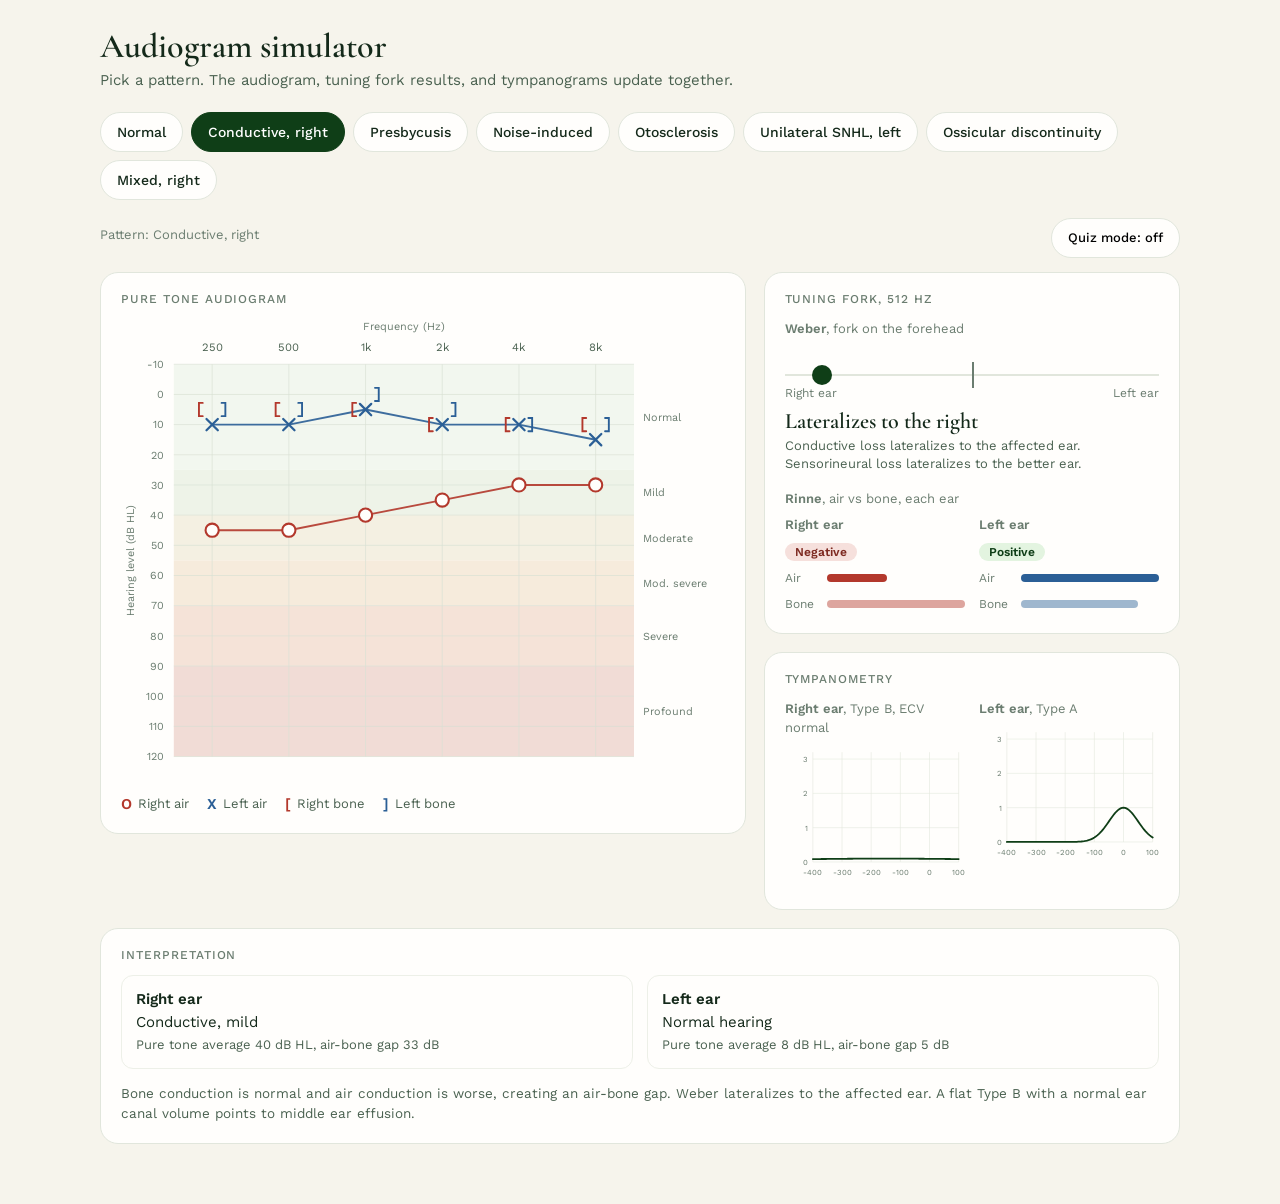
<file: docs/audiogram-sim-preview.html>
<!doctype html>
<html lang="en"><head><meta charset="utf-8"><meta name="viewport" content="width=device-width,initial-scale=1">
<title>Audiogram simulator preview</title>
<link rel="stylesheet" href="https://fonts.googleapis.com/css2?family=Cormorant+Garamond:wght@500;600&family=Work+Sans:wght@400;500;600&display=swap">
<style>
:root{--ground:#f6f4ec;--surface:#fffefc;--ink:#14291a;--soft:#4a6150;--faint:#6b7d70;--line:#e1e6dc;--line2:#edf0e8;--primary:#0f3e17;--tint:#e3f4e0;--R:#b3382c;--L:#2b5f96;--radius:18px}
*{box-sizing:border-box}
body{margin:0;background:var(--ground);color:var(--ink);font:15px/1.5 "Work Sans",system-ui,sans-serif}
.wrap{max-width:1120px;margin:0 auto;padding:28px 20px 60px}
h1{font:600 34px/1.1 "Cormorant Garamond",serif;margin:0 0 4px}
.sub{color:var(--soft);margin:0 0 20px}
.pills{display:flex;flex-wrap:wrap;gap:8px;margin:0 0 18px}
.pill{border:1px solid var(--line);background:var(--surface);color:var(--ink);border-radius:999px;padding:9px 16px;font:500 14px "Work Sans",sans-serif;cursor:pointer;min-height:40px}
.pill:hover{border-color:var(--primary)}
.pill[aria-pressed=true]{background:var(--primary);border-color:var(--primary);color:#fff}
.grid{display:grid;grid-template-columns:minmax(0,1.55fr) minmax(0,1fr);gap:18px;align-items:start}
@media(max-width:900px){.grid{grid-template-columns:minmax(0,1fr)}}
.card{background:var(--surface);border:1px solid var(--line);border-radius:var(--radius);padding:20px}
.card h2{font:500 12px/1 "Work Sans",sans-serif;letter-spacing:.08em;text-transform:uppercase;color:var(--faint);margin:0 0 14px}
.legend{display:flex;gap:18px;flex-wrap:wrap;font-size:13px;color:var(--soft);margin:12px 0 0}
.legend span{display:inline-flex;align-items:center;gap:6px}
.sym{font:600 15px "Work Sans",sans-serif}
.stack{display:grid;gap:18px}
.two{display:grid;grid-template-columns:1fr 1fr;gap:14px}
.ear{font-size:13px;color:var(--faint);margin:0 0 6px}
.ear b{font-weight:600}
.weber{position:relative;height:56px;margin:10px 0 4px}
.weber .rail{position:absolute;left:0;right:0;top:26px;height:2px;background:var(--line)}
.weber .mid{position:absolute;left:50%;top:14px;width:2px;height:26px;background:var(--faint)}
.weber .dot{position:absolute;top:17px;width:20px;height:20px;border-radius:50%;background:var(--primary);transform:translateX(-50%);transition:left .45s cubic-bezier(.23,1,.32,1)}
.weber .lab{position:absolute;top:36px;font-size:12px;color:var(--faint)}
.res{font:600 22px/1.2 "Cormorant Garamond",serif}
.res small{display:block;font:400 13px/1.4 "Work Sans",sans-serif;color:var(--soft);margin-top:2px}
.rinne{display:grid;gap:8px;margin-top:6px}
.bar{display:grid;grid-template-columns:34px 1fr;align-items:center;gap:8px;font-size:12px;color:var(--faint)}
.bar i{display:block;height:8px;border-radius:4px;transition:width .45s cubic-bezier(.23,1,.32,1)}
.badge{display:inline-block;border-radius:999px;padding:2px 10px;font:600 12px "Work Sans",sans-serif;background:var(--tint);color:var(--primary)}
.badge.neg{background:#f6e0dc;color:#7e2a21}
.interp{display:grid;grid-template-columns:1fr 1fr;gap:14px}
@media(max-width:600px){.interp,.two{grid-template-columns:1fr}}
.interp .e{border:1px solid var(--line2);border-radius:12px;padding:12px 14px}
.interp .e b{font-weight:600}
.note{font-size:13.5px;color:var(--soft);margin:14px 0 0}
.tools{display:flex;gap:10px;align-items:center;justify-content:space-between;margin:0 0 14px;flex-wrap:wrap}
.btn{border:1px solid var(--line);background:var(--surface);border-radius:999px;padding:8px 16px;font:500 13px "Work Sans",sans-serif;cursor:pointer;min-height:40px}
.btn:hover{border-color:var(--primary)}
.hidden-block{filter:blur(7px);user-select:none;pointer-events:none}
.sr{position:absolute;width:1px;height:1px;overflow:hidden;clip:rect(0 0 0 0)}
svg text{font-family:"Work Sans",sans-serif}
</style></head>
<body><div class="wrap">
<h1>Audiogram simulator</h1>
<p class="sub">Pick a pattern. The audiogram, tuning fork results, and tympanograms update together.</p>
<div class="pills" id="pills" role="group" aria-label="Hearing loss pattern"></div>
<div class="tools"><span class="ear" id="caseTitle"></span>
<button class="btn" id="quiz" aria-pressed="false">Quiz mode: off</button></div>
<div class="grid">
 <div class="card"><h2>Pure tone audiogram</h2>
  <div id="chart"></div>
  <div class="legend"><span><span class="sym" style="color:var(--R)">O</span> Right air</span><span><span class="sym" style="color:var(--L)">X</span> Left air</span><span><span class="sym" style="color:var(--R)">[</span> Right bone</span><span><span class="sym" style="color:var(--L)">]</span> Left bone</span></div>
  <table class="sr" id="sr"></table>
 </div>
 <div class="stack">
  <div class="card"><h2>Tuning fork, 512 Hz</h2>
   <p class="ear"><b>Weber</b>, fork on the forehead</p>
   <div class="weber" id="weber"><div class="rail"></div><div class="mid"></div><div class="dot" id="wdot"></div><span class="lab" style="left:0">Right ear</span><span class="lab" style="right:0">Left ear</span></div>
   <div class="res" id="wres"></div>
   <p class="ear" style="margin-top:16px"><b>Rinne</b>, air vs bone, each ear</p>
   <div class="two" id="rinne"></div>
  </div>
  <div class="card"><h2>Tympanometry</h2><div class="two" id="tymp"></div></div>
 </div>
</div>
<div class="card" style="margin-top:18px"><h2>Interpretation</h2><div id="interp" class="interp"></div><p class="note" id="teach"></p></div>
</div>
<script>
var F=[250,500,1000,2000,4000,8000];
var CASES=[
{id:"normal",n:"Normal",R:{ac:[10,10,5,10,10,15],bc:[5,5,0,5,10,10],t:"A"},L:{ac:[10,5,10,5,10,15],bc:[5,0,5,5,5,10],t:"A"},teach:"All thresholds sit at or below 25 dB HL and air and bone lines overlap. Weber is midline and Rinne is positive in both ears."},
{id:"ome",n:"Conductive, right",R:{ac:[45,45,40,35,30,30],bc:[5,5,5,10,10,10],t:"B",ecv:"normal"},L:{ac:[10,10,5,10,10,15],bc:[5,5,0,5,10,10],t:"A"},teach:"Bone conduction is normal and air conduction is worse, creating an air-bone gap. Weber lateralizes to the affected ear. A flat Type B with a normal ear canal volume points to middle ear effusion."},
{id:"presby",n:"Presbycusis",R:{ac:[15,20,30,45,60,70],bc:[10,15,25,40,55,65],t:"A"},L:{ac:[15,20,25,45,65,75],bc:[10,15,20,40,60,70],t:"A"},teach:"Symmetric, high-frequency sensorineural loss with air and bone together and no gap. Weber is midline. This is the typical age-related sloping pattern."},
{id:"noise",n:"Noise-induced",R:{ac:[10,10,15,25,50,25],bc:[5,5,10,25,45,20],t:"A"},L:{ac:[10,10,10,20,45,25],bc:[5,5,10,20,40,20],t:"A"},teach:"A notch at 3000 to 6000 Hz with recovery at 8000 Hz. Air and bone track together, so it is sensorineural. Both ears are usually affected."},
{id:"oto",n:"Otosclerosis",R:{ac:[55,50,45,40,40,45],bc:[10,15,20,35,15,10],t:"As"},L:{ac:[25,25,20,25,25,30],bc:[10,10,10,25,10,10],t:"As"},teach:"A low-frequency conductive loss with a stiff, shallow tympanogram (As). The bone curve dips near 2000 Hz, the Carhart notch, which improves after stapes surgery. Weber lateralizes to the worse-hearing ear."},
{id:"snhl",n:"Unilateral SNHL, left",R:{ac:[10,10,5,10,10,15],bc:[5,5,0,5,10,10],t:"A"},L:{ac:[30,40,55,65,75,80],bc:[25,35,50,60,70,75],t:"A"},teach:"Sensorineural loss in one ear with no air-bone gap. Weber lateralizes to the better ear. Asymmetric sensorineural loss needs MRI to exclude a retrocochlear lesion such as a vestibular schwannoma."},
{id:"disc",n:"Ossicular discontinuity",R:{ac:[60,60,55,55,60,60],bc:[5,5,5,10,10,10],t:"Ad"},L:{ac:[10,10,5,10,10,15],bc:[5,5,0,5,10,10],t:"A"},teach:"A large air-bone gap, up to about 60 dB, with an intact eardrum and a deep, hypermobile tympanogram (Ad). Think ossicular discontinuity, often after trauma."},
{id:"mixed",n:"Mixed, right",R:{ac:[65,65,70,75,80,85],bc:[20,25,30,40,45,50],t:"B",ecv:"high"},L:{ac:[10,10,5,10,10,15],bc:[5,5,0,5,10,10],t:"A"},teach:"Both a sensorineural component, with bone thresholds raised, and a conductive component, with a gap. A flat Type B with a high ear canal volume suggests a perforation or patent tube."}
];
var cur=null,quiz=false,NS="http://www.w3.org/2000/svg";
function avg(a,i){var s=0;i.forEach(function(k){s+=a[k]});return s/i.length}
function analyse(e){var pta=avg(e.ac,[1,2,3]),bta=avg(e.bc,[1,2,3]),gap=pta-bta,sev=pta<=25?"Normal":pta<=40?"Mild":pta<=55?"Moderate":pta<=70?"Moderately severe":pta<=90?"Severe":"Profound";
 var type=pta<=25?"Normal hearing":gap>=15?(bta<=25?"Conductive":"Mixed"):"Sensorineural";return{pta:Math.round(pta),gap:Math.round(gap),sev:sev,type:type,g500:e.ac[1]-e.bc[1]}}
function weber(c){var p=function(e){return -avg(e.bc,[1,2,3])+(avg(e.ac,[1,2,3])-avg(e.bc,[1,2,3]))};var d=p(c.R)-p(c.L);return d>5?"R":d<-5?"L":"mid"}
function el(t,a,p){var e=document.createElementNS(NS,t);for(var k in a)e.setAttribute(k,a[k]);if(p)p.appendChild(e);return e}
function chart(c){
 var W=640,H=484,m={l:56,r:96,t:48,b:20},iw=W-m.l-m.r,ih=H-m.t-m.b,y=function(v){return m.t+(v+10)/130*ih},x=function(i){return m.l+iw*(i+.5)/F.length};
 var s=el("svg",{viewBox:"0 0 "+W+" "+H,width:"100%",role:"img","aria-label":"Audiogram for "+c.n});
 var bands=[[-10,25,"#f2f7ef","Normal"],[25,40,"#eef3e8","Mild"],[40,55,"#f4f0e2","Moderate"],[55,70,"#f6ebdc","Mod. severe"],[70,90,"#f5e3d8","Severe"],[90,120,"#f1dcd6","Profound"]];
 bands.forEach(function(b){el("rect",{x:m.l,y:y(b[0]),width:iw,height:y(b[1])-y(b[0]),fill:b[2]},s);var t=el("text",{x:W-m.r+10,y:(y(b[0])+y(b[1]))/2+4,"font-size":11.5,fill:"#6b7d70"},s);t.textContent=b[3]});
 for(var v=-10;v<=120;v+=10){el("line",{x1:m.l,x2:W-m.r,y1:y(v),y2:y(v),stroke:v===25?"#8aa08e":"#d9e0d4","stroke-width":v===25?1.2:.7},s);var t=el("text",{x:m.l-10,y:y(v)+4,"text-anchor":"end","font-size":11.5,fill:"#6b7d70"},s);t.textContent=v}
 F.forEach(function(f,i){el("line",{x1:x(i),x2:x(i),y1:m.t,y2:H-m.b,stroke:"#d9e0d4","stroke-width":.7},s);var t=el("text",{x:x(i),y:m.t-14,"text-anchor":"middle","font-size":12,fill:"#4a6150"},s);t.textContent=f>=1000?(f/1000)+"k":f});
 var yl=el("text",{transform:"translate(14,"+(m.t+ih/2)+") rotate(-90)","text-anchor":"middle","font-size":11.5,fill:"#6b7d70"},s);yl.textContent="Hearing level (dB HL)";
 var xl=el("text",{x:m.l+iw/2,y:12,"text-anchor":"middle","font-size":11.5,fill:"#6b7d70"},s);xl.textContent="Frequency (Hz)";
 function line(e,col,dash){var d=e.ac.map(function(v,i){return(i?"L":"M")+x(i)+" "+y(v)}).join(" ");el("path",{d:d,fill:"none",stroke:col,"stroke-width":2,"stroke-linejoin":"round","stroke-dasharray":dash||"0",opacity:.9},s)}
 line(c.R,"#b3382c");line(c.L,"#2b5f96");
 c.R.ac.forEach(function(v,i){el("circle",{cx:x(i)-0,cy:y(v),r:7,fill:"#fffefc",stroke:"#b3382c","stroke-width":2.2},s)});
 c.L.ac.forEach(function(v,i){var X=x(i),Y=y(v);el("path",{d:"M"+(X-6)+" "+(Y-6)+"L"+(X+6)+" "+(Y+6)+"M"+(X+6)+" "+(Y-6)+"L"+(X-6)+" "+(Y+6),stroke:"#2b5f96","stroke-width":2.4,"stroke-linecap":"round"},s)});
 c.R.bc.forEach(function(v,i){var X=x(i)-14,Y=y(v);el("path",{d:"M"+(X+4)+" "+(Y-7)+"L"+X+" "+(Y-7)+"L"+X+" "+(Y+7)+"L"+(X+4)+" "+(Y+7),fill:"none",stroke:"#b3382c","stroke-width":2,"stroke-linecap":"round"},s)});
 c.L.bc.forEach(function(v,i){var X=x(i)+14,Y=y(v);el("path",{d:"M"+(X-4)+" "+(Y-7)+"L"+X+" "+(Y-7)+"L"+X+" "+(Y+7)+"L"+(X-4)+" "+(Y+7),fill:"none",stroke:"#2b5f96","stroke-width":2,"stroke-linecap":"round"},s)});
 return s}
function tymp(t,ecv){
 var W=220,H=170,m={l:34,r:8,t:10,b:26},iw=W-m.l-m.r,ih=H-m.t-m.b;
 var p={A:[0,1.0,70],As:[0,.3,70],Ad:[0,2.9,75],C:[-250,.9,70],B:[0,.08,400]}[t];
 var s=el("svg",{viewBox:"0 0 "+W+" "+H,width:"100%",role:"img","aria-label":"Type "+t+" tympanogram"});
 var X=function(d){return m.l+(d+400)/500*iw},Y=function(v){return m.t+ih-(v/3.2)*ih};
 [-400,-300,-200,-100,0,100].forEach(function(d){el("line",{x1:X(d),x2:X(d),y1:m.t,y2:m.t+ih,stroke:"#e1e6dc","stroke-width":.7},s);var q=el("text",{x:X(d),y:H-10,"text-anchor":"middle","font-size":9.5,fill:"#6b7d70"},s);q.textContent=d});
 [0,1,2,3].forEach(function(v){el("line",{x1:m.l,x2:W-m.r,y1:Y(v),y2:Y(v),stroke:"#e1e6dc","stroke-width":.7},s);var q=el("text",{x:m.l-6,y:Y(v)+3.5,"text-anchor":"end","font-size":9.5,fill:"#6b7d70"},s);q.textContent=v});
 var d="";for(var i=-400;i<=100;i+=5){var v=t==="B"?.08+ .02*Math.exp(-Math.pow((i+150)/200,2)):p[1]*Math.exp(-Math.pow((i-p[0])/p[2],2));d+=(i===-400?"M":"L")+X(i)+" "+Y(v)}
 el("path",{d:d,fill:"none",stroke:"#0f3e17","stroke-width":2.2,"stroke-linecap":"round"},s);return s}
function render(){
 var c=cur,A={R:analyse(c.R),L:analyse(c.L)},W=weber(c);
 document.getElementById("caseTitle").textContent=quiz?"Case hidden. Read the audiogram, then reveal.":"Pattern: "+c.n;
 var ch=document.getElementById("chart");ch.innerHTML="";ch.appendChild(chart(c));
 document.getElementById("sr").innerHTML="<caption>Thresholds in dB HL</caption><tr><th>Hz</th>"+F.map(function(f){return"<th>"+f+"</th>"}).join("")+"</tr><tr><th>Right air</th>"+c.R.ac.map(function(v){return"<td>"+v+"</td>"}).join("")+"</tr><tr><th>Left air</th>"+c.L.ac.map(function(v){return"<td>"+v+"</td>"}).join("")+"</tr>";
 var dot=document.getElementById("wdot");dot.style.left=W==="R"?"10%":W==="L"?"90%":"50%";
 var wr=document.getElementById("wres");wr.innerHTML=(W==="mid"?"Midline":W==="R"?"Lateralizes to the right":"Lateralizes to the left")+"<small>"+(W==="mid"?"Symmetric hearing, or equal loss in both ears.":"Conductive loss lateralizes to the affected ear. Sensorineural loss lateralizes to the better ear.")+"</small>";
 var rn=document.getElementById("rinne");rn.innerHTML="";
 [["R","Right"],["L","Left"]].forEach(function(e){var a=A[e[0]],neg=a.g500>=20,col=e[0]==="R"?"#b3382c":"#2b5f96",bcw=neg?100:Math.max(30,100-Math.max(a.g500,0)*3),acw=neg?Math.max(30,100-a.g500*1.4):100;
  rn.insertAdjacentHTML("beforeend","<div><p class='ear'><b>"+e[1]+" ear</b></p><span class='badge "+(neg?"neg":"")+"'>"+(neg?"Negative":"Positive")+"</span><div class='rinne'><div class='bar'>Air<i style='width:"+acw+"%;background:"+col+"'></i></div><div class='bar'>Bone<i style='width:"+bcw+"%;background:"+col+";opacity:.45'></i></div></div></div>")});
 var tm=document.getElementById("tymp");tm.innerHTML="";
 [["R","Right"],["L","Left"]].forEach(function(e){var d=c[e[0]],box=document.createElement("div");box.innerHTML="<p class='ear'><b>"+e[1]+" ear</b>, Type "+d.t.replace("s","<sub>s</sub>").replace(/d$/,function(m){return d.t==="Ad"?"<sub>d</sub>":m})+(d.t==="B"?", ECV "+d.ecv:"")+"</p>";box.appendChild(tymp(d.t,d.ecv));tm.appendChild(box)});
 var ip=document.getElementById("interp");ip.innerHTML=[["R","Right"],["L","Left"]].map(function(e){var a=A[e[0]];return"<div class='e'><b>"+e[1]+" ear</b><br>"+a.type+(a.type==="Normal hearing"?"":", "+a.sev.toLowerCase())+"<br><span style='color:var(--soft);font-size:13px'>Pure tone average "+a.pta+" dB HL, air-bone gap "+Math.max(a.gap,0)+" dB</span></div>"}).join("");
 document.getElementById("teach").textContent=c.teach;
 [document.getElementById("interp"),document.getElementById("teach")].forEach(function(b){b.classList.toggle("hidden-block",quiz)});
 [document.getElementById("weber"),document.getElementById("wres"),document.getElementById("rinne"),document.getElementById("tymp")].forEach(function(b){b.classList.toggle("hidden-block",quiz)});
 [].forEach.call(document.querySelectorAll(".pill"),function(b){b.setAttribute("aria-pressed",b.dataset.id===c.id)});
}
var pills=document.getElementById("pills");
CASES.forEach(function(c){var b=document.createElement("button");b.className="pill";b.dataset.id=c.id;b.textContent=c.n;b.onclick=function(){cur=c;render()};pills.appendChild(b)});
document.getElementById("quiz").onclick=function(){quiz=!quiz;this.textContent="Quiz mode: "+(quiz?"on (click to reveal)":"off");this.setAttribute("aria-pressed",quiz);if(quiz){cur=CASES[Math.floor(Math.random()*CASES.length)]}render()};
cur=CASES[1];render();
</script></body></html>
</file>
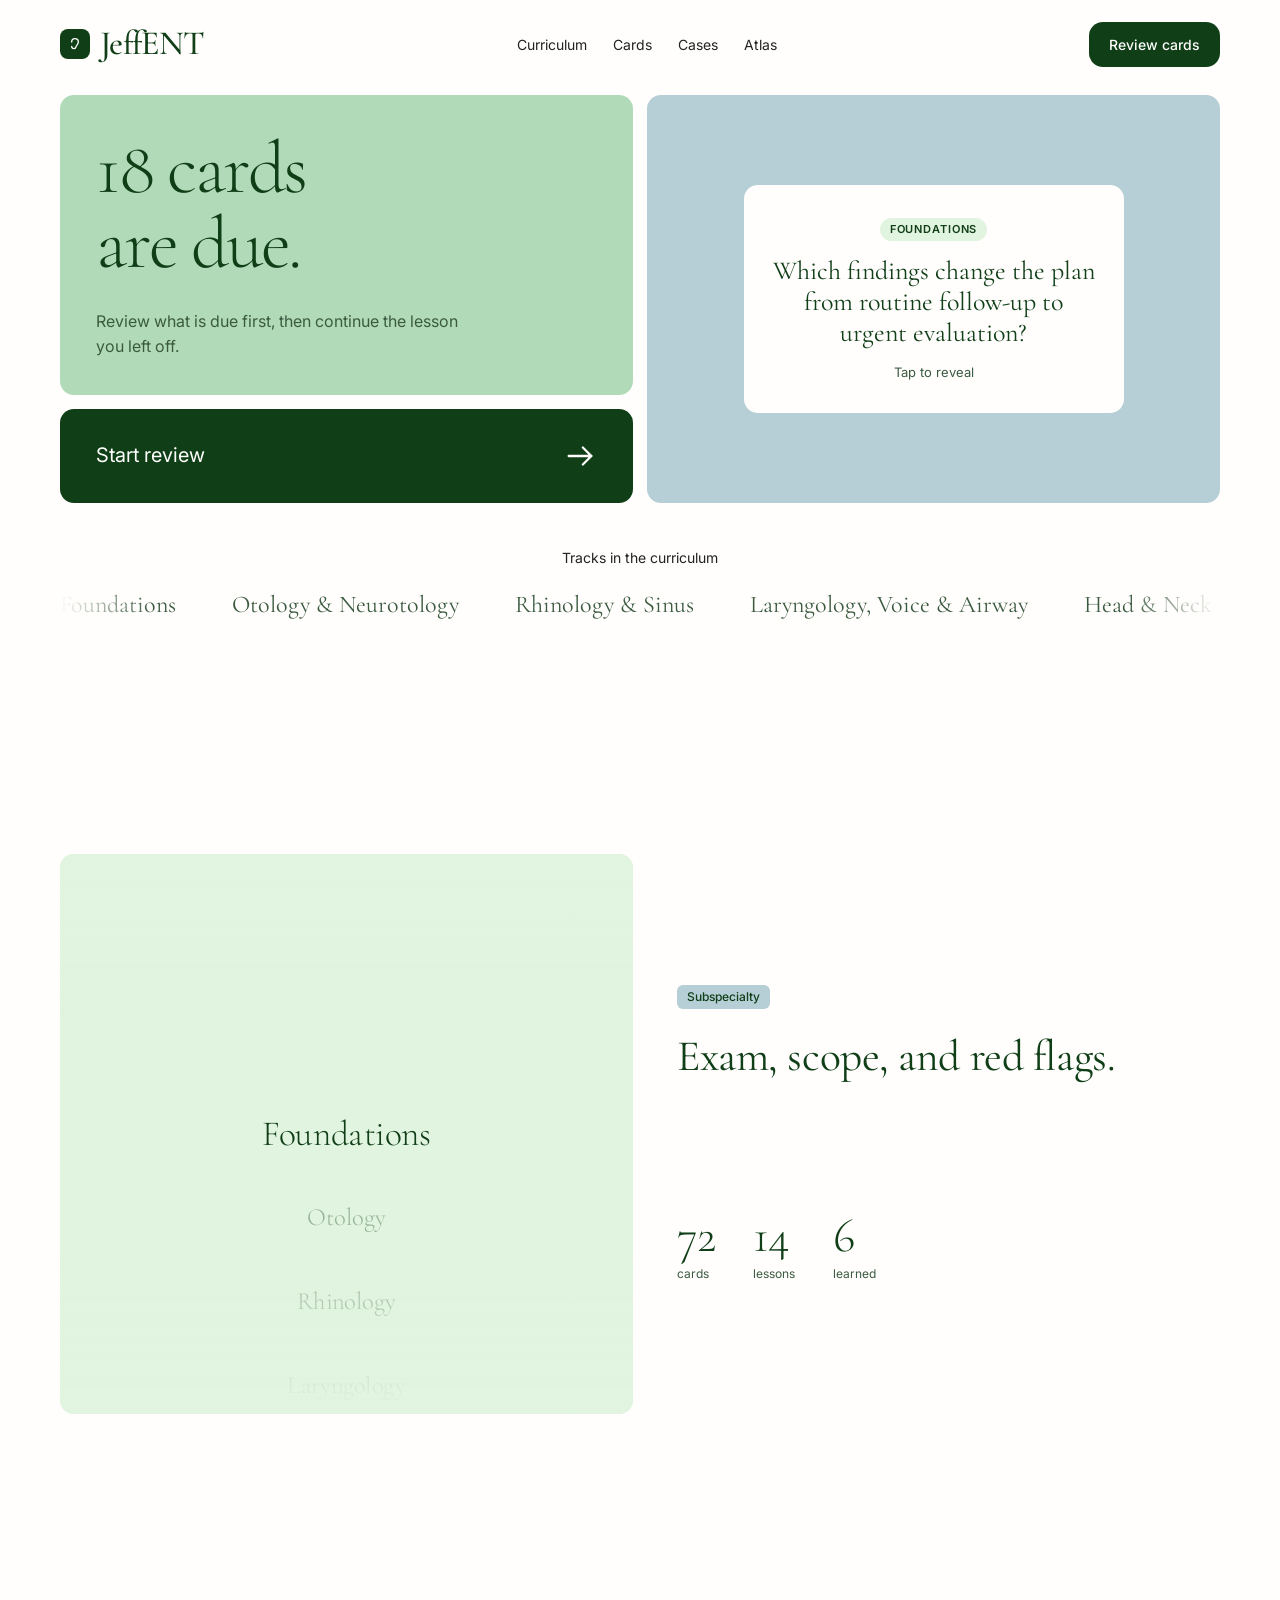
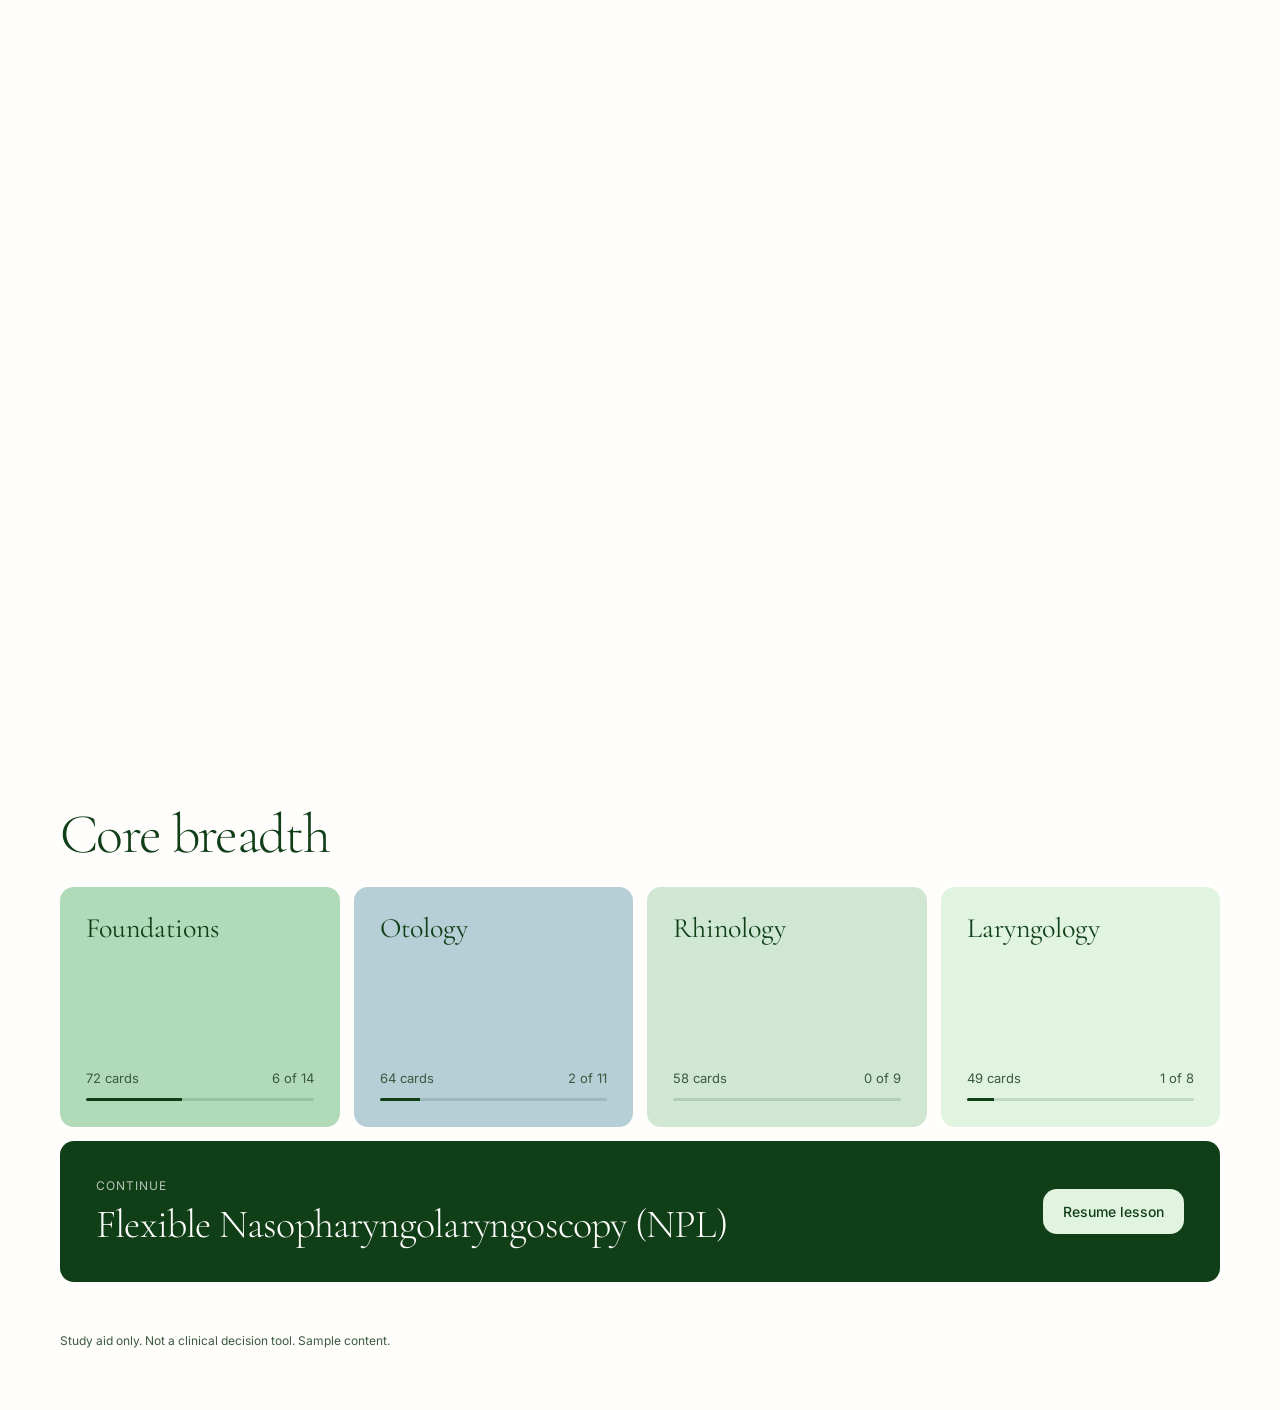
<file: docs/design-preview-v4.html>
<!doctype html>
<html lang="en">
<head>
<meta charset="utf-8">
<meta name="viewport" content="width=device-width,initial-scale=1">
<title>Design preview v4</title>
<link rel="stylesheet" href="https://fonts.googleapis.com/css2?family=Cormorant+Garamond:wght@300;400;500&family=Inter:wght@300;400;500;600&display=swap">
<style>
:root{
  --cream:#fffefc; --ink:#0f3e17; --ink-soft:#3b5a40; --char:#222; --mist:#efeeeb;
  --lime:#e1f4df; --mint:#cfe7d3; --sage:#b1dbb8; --slate:#b6ced5;
  --serif:"Cormorant Garamond","Newsreader",Georgia,serif;
  --sans:Inter,ui-sans-serif,system-ui,-apple-system,sans-serif;
  --r:14px; --ease:cubic-bezier(.22,1,.36,1);
}
*{box-sizing:border-box;margin:0}
html{scroll-behavior:smooth}
body{background:var(--cream);color:var(--ink);font:400 16px/1.55 var(--sans);-webkit-font-smoothing:antialiased}
a{color:inherit;text-decoration:none}
.wrap{max-width:1200px;margin:0 auto;padding:0 20px}

/* header */
.top{display:flex;align-items:center;justify-content:space-between;padding:18px 0}
.wm{font-family:var(--serif);font-size:34px;font-weight:500;letter-spacing:-.02em;display:flex;align-items:center;gap:10px}
.wm i{width:30px;height:30px;border-radius:8px;background:var(--ink);display:grid;place-items:center}
.nav{display:flex;gap:26px;font-size:14px;color:var(--char)}
.btn{display:inline-flex;align-items:center;gap:12px;background:var(--ink);color:var(--cream);border-radius:var(--r);padding:12px 20px;font-weight:500;font-size:14px;transition:transform .25s var(--ease),background .25s}
.btn:hover{transform:translateY(-2px)}
.btn svg{transition:transform .3s var(--ease)}.btn:hover svg{transform:translateX(4px)}

/* hero */
.hero{display:grid;grid-template-columns:1fr 1fr;gap:14px;margin-top:6px}
.hl{display:grid;grid-template-rows:1.4fr auto;gap:14px}
.p{border-radius:var(--r);padding:36px}
.hero .a{background:var(--sage);display:flex;flex-direction:column;justify-content:space-between;min-height:300px}
.display{font-family:var(--serif);font-weight:300;font-size:clamp(44px,6vw,74px);line-height:1.02;letter-spacing:-.03em}
.hero .a p{max-width:380px;color:var(--ink-soft);font-size:16px}
.cta{background:var(--ink);color:var(--cream);display:flex;align-items:center;justify-content:space-between;font-size:20px;padding:30px 36px;transition:transform .3s var(--ease)}
.cta:hover{transform:translateY(-2px)}
.hero .b{background:var(--slate);display:grid;place-items:center;min-height:300px;position:relative;overflow:hidden}
.demo{background:var(--cream);border-radius:var(--r);width:min(380px,86%);padding:30px 28px;text-align:center;perspective:900px}
.demo .tag{display:inline-block;font-size:11px;letter-spacing:.08em;text-transform:uppercase;font-weight:600;background:var(--lime);border-radius:999px;padding:3px 10px;margin-bottom:14px}
.demo h3{font-family:var(--serif);font-weight:400;font-size:26px;line-height:1.2;transition:opacity .45s var(--ease),transform .45s var(--ease)}
.demo h3.out{opacity:0;transform:translateY(10px)}
.demo small{display:block;margin-top:14px;color:var(--ink-soft);font-size:13px;transition:opacity .45s}

/* marquee */
.mq{overflow:hidden;margin:44px 0 10px;mask-image:linear-gradient(90deg,transparent,#000 8%,#000 92%,transparent)}
.mq p{text-align:center;font-size:14px;color:var(--char);margin-bottom:18px}
.mq .row{display:flex;gap:56px;width:max-content;animation:slide 38s linear infinite;font-family:var(--serif);font-size:24px;color:var(--ink-soft)}
@keyframes slide{to{transform:translateX(-50%)}}

/* sticky rolling list */
.pin{height:360vh;position:relative;margin-top:60px}
.pin .stick{position:sticky;top:0;height:100vh;display:grid;grid-template-columns:1fr 1fr;gap:14px;align-items:center}
.roll{background:var(--lime);border-radius:var(--r);height:min(72vh,560px);overflow:hidden;position:relative}
.roll::before,.roll::after{content:"";position:absolute;left:0;right:0;height:30%;z-index:2;pointer-events:none}
.roll::before{top:0;background:linear-gradient(var(--lime),transparent)}.roll::after{bottom:0;background:linear-gradient(transparent,var(--lime))}
.roll ul{list-style:none;padding:0;position:absolute;left:0;right:0;top:50%;will-change:transform}
.roll li{height:84px;display:grid;place-items:center;font-family:var(--serif);font-weight:300;font-size:30px;color:var(--ink);opacity:.35;transform:scale(.82);transition:opacity .4s var(--ease),transform .4s var(--ease)}
.roll li.on{opacity:1;transform:scale(1.18)}
.copy{padding:20px 30px}
.chip{display:inline-block;background:var(--slate);border-radius:6px;padding:3px 10px;font-size:12px;font-weight:500;margin-bottom:22px}
.copy h2{font-family:var(--serif);font-weight:400;font-size:clamp(30px,3.4vw,44px);line-height:1.15;letter-spacing:-.01em;min-height:3.5em;transition:opacity .35s,transform .35s var(--ease)}
.copy h2.out{opacity:0;transform:translateY(8px)}
.nums{display:flex;gap:38px;margin-top:28px}
.nums b{display:block;font-family:var(--serif);font-weight:300;font-size:48px;line-height:1;letter-spacing:-.02em}
.nums span{font-size:12px;color:var(--ink-soft)}

/* panels grid */
.sec{margin:80px 0 22px}
.sec h2{font-family:var(--serif);font-weight:300;font-size:clamp(36px,4.6vw,56px);line-height:1.1;letter-spacing:-.03em}
.grid{display:grid;grid-template-columns:repeat(4,1fr);gap:14px}
.tile{border-radius:var(--r);padding:26px;min-height:240px;display:flex;flex-direction:column;justify-content:space-between;transition:transform .4s var(--ease)}
.tile:hover{transform:translateY(-4px)}
.tile h3{font-family:var(--serif);font-weight:400;font-size:28px;line-height:1.1}
.tile .m{font-size:13px;color:var(--ink-soft);display:flex;justify-content:space-between;align-items:center}
.tile .bar{height:3px;background:rgba(15,62,23,.15);border-radius:3px;margin-top:10px;overflow:hidden}
.tile .bar i{display:block;height:100%;width:0;background:var(--ink);transition:width 1.4s var(--ease) .3s}
.in .tile .bar i,.tile.in .bar i{width:var(--w)}
.t1{background:var(--sage)}.t2{background:var(--slate)}.t3{background:var(--mint)}.t4{background:var(--lime)}
.cont{margin-top:14px;background:var(--ink);color:var(--cream);border-radius:var(--r);padding:36px;display:flex;justify-content:space-between;align-items:center;gap:24px;flex-wrap:wrap}
.cont h3{font-family:var(--serif);font-weight:300;font-size:40px;line-height:1.1;letter-spacing:-.02em}
.cont .btn{background:var(--lime);color:var(--ink)}
.foot{padding:50px 0 60px;font-size:12px;color:var(--ink-soft)}

/* reveal */
.rv{opacity:0;transform:translateY(26px);transition:opacity .9s var(--ease),transform .9s var(--ease);transition-delay:var(--d,0s)}
.rv.in{opacity:1;transform:none}
.lines .ln{display:block;overflow:hidden}.lines .ln span{display:block;transform:translateY(105%);transition:transform 1.1s var(--ease);transition-delay:var(--d,0s)}
.lines.in .ln span{transform:none}

@media(max-width:860px){.hero,.pin .stick{grid-template-columns:1fr}.grid{grid-template-columns:repeat(2,1fr)}.nav{display:none}.pin{height:300vh}.roll{height:42vh}.pin .stick{align-content:center}}
@media(prefers-reduced-motion:reduce){.rv,.lines .ln span{opacity:1;transform:none;transition:none}.mq .row{animation:none}.tile .bar i{transition:none}}
</style>
</head>
<body>
<div class="wrap">
  <header class="top">
    <a class="wm" href="#"><i><svg width="16" height="16" viewBox="0 0 24 24" fill="none" stroke="#fffefc" stroke-width="2" stroke-linecap="round"><path d="M7 9a5 5 0 0 1 10 0c0 3-2 4-3 6s-1 4-3.5 4A3.5 3.5 0 0 1 7 15.5"/></svg></i>JeffENT</a>
    <nav class="nav"><a href="#">Curriculum</a><a href="#">Cards</a><a href="#">Cases</a><a href="#">Atlas</a></nav>
    <a class="btn" href="#">Review cards</a>
  </header>

  <section class="hero">
    <div class="hl">
      <div class="p a rv">
        <h1 class="display lines" id="h1"><span class="ln"><span>18 cards</span></span><span class="ln"><span style="transition-delay:.12s">are due.</span></span></h1>
        <p>Review what is due first, then continue the lesson you left off.</p>
      </div>
      <a class="p cta rv" style="--d:.12s" href="#"><span>Start review</span><svg width="34" height="34" viewBox="0 0 24 24" fill="none" stroke="currentColor" stroke-width="1.6" stroke-linecap="round"><path d="M4 12h16M14 6l6 6-6 6"/></svg></a>
    </div>
    <div class="p b rv" style="--d:.2s">
      <div class="demo"><span class="tag" id="dt">Foundations</span><h3 id="dq">Which findings change the plan from routine follow-up to urgent evaluation?</h3><small id="ds">Tap to reveal</small></div>
    </div>
  </section>

  <section class="mq rv"><p>Tracks in the curriculum</p>
    <div class="row" id="mq"></div>
  </section>

  <!-- sticky rolling list -->
  <section class="pin" id="pin">
    <div class="stick">
      <div class="roll"><ul id="rollList"></ul></div>
      <div class="copy">
        <span class="chip" id="chip">Subspecialty</span>
        <h2 id="rh">Ear, hearing, and balance.</h2>
        <div class="nums"><div><b id="n1">64</b><span>cards</span></div><div><b id="n2">11</b><span>lessons</span></div><div><b id="n3">2</b><span>learned</span></div></div>
      </div>
    </div>
  </section>

  <div class="sec rv"><h2>Core breadth</h2></div>
  <section class="grid" id="grid">
    <a class="tile t1 rv" style="--d:0s;--w:42%" href="#"><h3>Foundations</h3><div><div class="m"><span>72 cards</span><span>6 of 14</span></div><div class="bar"><i></i></div></div></a>
    <a class="tile t2 rv" style="--d:.08s;--w:18%" href="#"><h3>Otology</h3><div><div class="m"><span>64 cards</span><span>2 of 11</span></div><div class="bar"><i></i></div></div></a>
    <a class="tile t3 rv" style="--d:.16s;--w:0%" href="#"><h3>Rhinology</h3><div><div class="m"><span>58 cards</span><span>0 of 9</span></div><div class="bar"><i></i></div></div></a>
    <a class="tile t4 rv" style="--d:.24s;--w:12%" href="#"><h3>Laryngology</h3><div><div class="m"><span>49 cards</span><span>1 of 8</span></div><div class="bar"><i></i></div></div></a>
  </section>

  <section class="cont rv">
    <div><div style="font-size:12px;letter-spacing:.08em;text-transform:uppercase;opacity:.7;margin-bottom:6px">Continue</div><h3>Flexible Nasopharyngolaryngoscopy (NPL)</h3></div>
    <a class="btn" href="#">Resume lesson</a>
  </section>
  <p class="foot">Study aid only. Not a clinical decision tool. Sample content.</p>
</div>

<script>
(function(){
  var reduce=matchMedia('(prefers-reduced-motion: reduce)').matches;
  /* reveal on scroll */
  var io=new IntersectionObserver(function(es){es.forEach(function(e){if(e.isIntersecting){e.target.classList.add('in');io.unobserve(e.target)}})},{threshold:.15});
  document.querySelectorAll('.rv').forEach(function(e){io.observe(e)});
  setTimeout(function(){document.getElementById('h1').classList.add('in')},150);

  /* marquee */
  var T=[['Foundations','Core'],['Otology & Neurotology',''],['Rhinology & Sinus',''],['Laryngology, Voice & Airway',''],['Head & Neck Oncology',''],['Pediatric ENT',''],['Sleep Surgery & OSA',''],['Facial Plastics & Trauma',''],['Emergencies & Red Flags',''],['Anatomy Atlas','']];
  var mq=document.getElementById('mq'),h='';for(var k=0;k<2;k++)T.forEach(function(t){h+='<span>'+t[0]+'</span>'});mq.innerHTML=h;

  /* hero card cycle */
  var Q=[['Foundations','Which findings change the plan from routine follow-up to urgent evaluation?','Stridor, immobile vocal fold, pooling of secretions'],['Otology','Where do you pull the pinna for otoscopy in a young child?','Down and back'],['Laryngology','Hoarseness lasting how long warrants laryngoscopy?','More than 2 to 4 weeks']];
  var qi=0,dq=document.getElementById('dq'),ds=document.getElementById('ds'),dt=document.getElementById('dt'),showA=false;
  function cyc(){dq.classList.add('out');setTimeout(function(){if(!showA){dq.textContent=Q[qi][2];ds.textContent='Answer';showA=true}else{qi=(qi+1)%Q.length;dq.textContent=Q[qi][1];dt.textContent=Q[qi][0];ds.textContent='Tap to reveal';showA=false}dq.classList.remove('out')},450)}
  if(!reduce)setInterval(cyc,3600);

  /* sticky rolling list, driven by scroll progress */
  var R=[['Foundations','Exam, scope, and red flags.',72,14,6],['Otology','Ear, hearing, and balance.',64,11,2],['Rhinology','Nose, sinus, and skull base.',58,9,0],['Laryngology','Voice, airway, and swallowing.',49,8,1],['Head & Neck','Oncology and the neck mass.',48,10,0],['Pediatric ENT','Children are not small adults.',47,9,0],['Sleep Surgery','Snoring to sleep apnea.',48,6,0],['Emergencies','What cannot wait.',28,7,0]];
  var ul=document.getElementById('rollList'),lis=[];
  R.forEach(function(r){var li=document.createElement('li');li.textContent=r[0];ul.appendChild(li);lis.push(li)});
  var pin=document.getElementById('pin'),rh=document.getElementById('rh'),cur=-1,n1=document.getElementById('n1'),n2=document.getElementById('n2'),n3=document.getElementById('n3');
  function upd(){
    var r=pin.getBoundingClientRect(),total=r.height-innerHeight,p=Math.min(1,Math.max(0,-r.top/total));
    var f=p*(R.length-1),i=Math.round(f);
    ul.style.transform='translateY('+(-(f*84)-42)+'px)';
    if(i!==cur){cur=i;lis.forEach(function(l,j){l.classList.toggle('on',j===i)});
      rh.classList.add('out');setTimeout(function(){rh.textContent=R[i][1];n1.textContent=R[i][2];n2.textContent=R[i][3];n3.textContent=R[i][4];rh.classList.remove('out')},180)}
  }
  var tick=false;addEventListener('scroll',function(){if(tick)return;tick=true;(window.requestAnimationFrame||setTimeout)(function(){tick=false;upd()})},{passive:true});addEventListener('resize',upd);upd();
})();
</script>
</body>
</html>
</file>
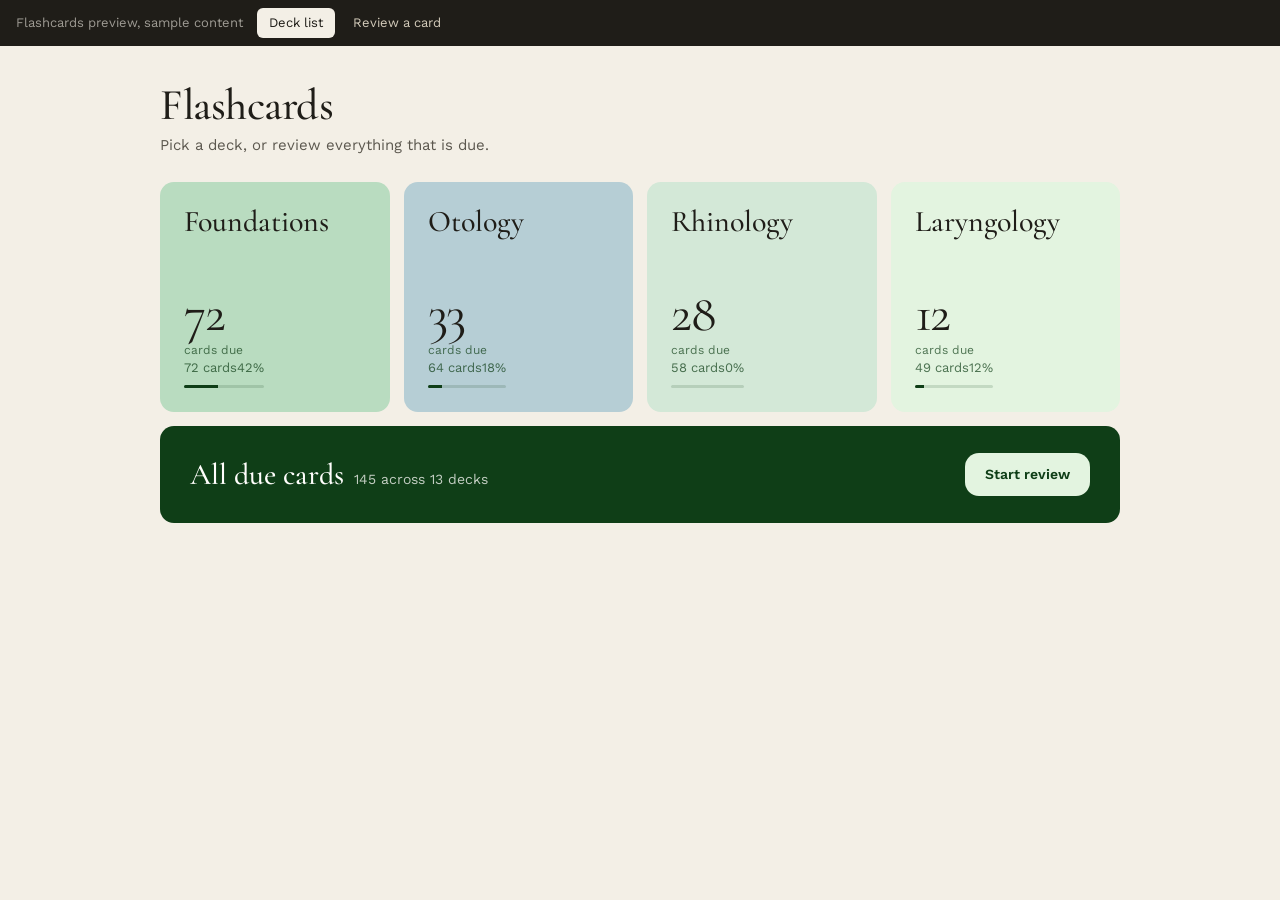
<file: docs/design-preview-v5.html>
<!doctype html>
<html lang="en">
<head>
<meta charset="utf-8">
<meta name="viewport" content="width=device-width,initial-scale=1">
<title>Flashcards preview</title>
<link rel="stylesheet" href="https://fonts.googleapis.com/css2?family=Cormorant+Garamond:wght@400;500;600&family=Work+Sans:wght@400;500;600&display=swap">
<style>
:root{
  --paper:#f3efe6; --cream:#fffdf9; --ink:#1f1d18; --soft:#5c584f; --faint:#857f73; --line:#e4ddcc;
  --forest:#0f3e17;
  --sage:#b9dcc0; --slate:#b6ced5; --mint:#d3e8d7; --lime:#e3f4e0;
  --serif:"Cormorant Garamond",Georgia,serif; --sans:"Work Sans",system-ui,sans-serif;
  --ease:cubic-bezier(.22,1,.36,1);
}
*{box-sizing:border-box;margin:0}
body{background:var(--paper);color:var(--ink);font:400 15px/1.5 var(--sans);-webkit-font-smoothing:antialiased}
button{font:inherit;color:inherit;border:0;background:none;cursor:pointer}
.sw{position:sticky;top:0;z-index:20;background:#1f1d18;color:#f3efe6;display:flex;gap:6px;padding:8px 16px;font-size:13px;align-items:center}
.sw span{opacity:.6;margin-right:8px}.sw button{padding:5px 12px;border-radius:6px;color:#d4ccbb}
.sw button[aria-pressed=true]{background:#f3efe6;color:#1f1d18}
.view{display:none}.view.on{display:block}
.wrap{max-width:1000px;margin:0 auto;padding:36px 20px 80px}
h1{font-family:var(--serif);font-weight:500;font-size:44px;line-height:1.05;letter-spacing:-.01em}
.sub{color:var(--soft);margin:6px 0 26px}

/* DECK TILES (the layered pastel set) */
.decks{display:grid;grid-template-columns:repeat(4,1fr);gap:14px}
.deck{border-radius:14px;padding:24px;min-height:230px;display:flex;flex-direction:column;justify-content:space-between;text-align:left;transition:transform .4s var(--ease)}
.deck:hover{transform:translateY(-4px)}
.deck h3{font-family:var(--serif);font-weight:500;font-size:30px;line-height:1.05}
.deck .due{font-family:var(--serif);font-weight:400;font-size:52px;line-height:1;letter-spacing:-.02em;margin-bottom:2px}
.deck .due small{display:block;font-family:var(--sans);font-size:12px;color:rgba(15,62,23,.7);letter-spacing:0;margin-top:4px}
.deck .m{font-size:13px;color:rgba(15,62,23,.72);display:flex;justify-content:space-between;margin-bottom:8px}
.deck .bar{height:3px;background:rgba(15,62,23,.15);border-radius:3px;overflow:hidden}.deck .bar i{display:block;height:100%;background:var(--forest)}
.c1{background:var(--sage)}.c2{background:var(--slate)}.c3{background:var(--mint)}.c4{background:var(--lime)}
.all{margin-top:14px;background:var(--forest);color:#fffefc;border-radius:14px;padding:26px 30px;display:flex;justify-content:space-between;align-items:center}
.all b{font-family:var(--serif);font-weight:500;font-size:30px}
.all span{opacity:.75;font-size:14px;margin-left:10px}
.pill{background:#e3f4e0;color:var(--forest);border-radius:14px;padding:11px 20px;font-weight:600;font-size:14px}

/* REVIEW */
.rev{max-width:720px;margin:0 auto;padding:26px 20px 90px}
.top{display:flex;align-items:center;gap:16px;margin-bottom:26px}
.x{font-size:26px;color:var(--faint);line-height:1}
.trk{flex:1;height:6px;background:rgba(15,62,23,.12);border-radius:6px;overflow:hidden}.trk i{display:block;height:100%;width:38%;background:var(--forest);border-radius:6px}
.cnt{font-size:13px;color:var(--soft);font-variant-numeric:tabular-nums}
.stage{border-radius:18px;padding:18px;background:var(--slate);transition:background .5s}
.stage[data-t="found"]{background:var(--sage)}.stage[data-t="oto"]{background:var(--slate)}.stage[data-t="rhino"]{background:var(--mint)}.stage[data-t="laryn"]{background:var(--lime)}
.card{background:var(--cream);border-radius:14px;padding:44px 40px;min-height:300px;display:flex;flex-direction:column;align-items:center;justify-content:center;text-align:center;gap:18px}
.tag{font-size:11px;font-weight:600;letter-spacing:.08em;text-transform:uppercase;color:var(--forest);background:var(--lime);border-radius:999px;padding:3px 12px}
.q{font-family:var(--serif);font-weight:500;font-size:34px;line-height:1.2;letter-spacing:-.005em}
.a{display:none;font-size:17px;line-height:1.6;color:var(--soft);max-width:520px;border-top:1px solid var(--line);padding-top:18px}
.a li{text-align:left;margin:4px 0}
.card.rev .a{display:block}
.show{margin-top:16px;display:flex;justify-content:center}
.show button{background:var(--forest);color:#fffefc;border-radius:14px;padding:14px 34px;font-weight:600}
.card.rev ~ * {}
.rate{display:none;grid-template-columns:repeat(4,1fr);gap:10px;margin-top:16px}
.rate button{border-radius:14px;padding:13px 6px;font-weight:600;font-size:14px;display:flex;flex-direction:column;align-items:center;gap:2px;color:var(--forest);transition:transform .25s var(--ease)}
.rate button:hover{transform:translateY(-2px)}
.rate small{font-weight:400;font-size:12px;opacity:.75}
.r1{background:#f3d9cf}.r2{background:#f1e6c8}.r3{background:var(--sage)}.r4{background:#a7d3b0}
.after .rate{display:grid}.after .show{display:none}
.deckpick{display:flex;gap:8px;margin:0 0 16px;flex-wrap:wrap}
.deckpick button{border-radius:999px;padding:6px 14px;font-size:13px;font-weight:500;color:var(--forest);border:1px solid rgba(15,62,23,.2)}
.deckpick button[aria-pressed=true]{background:var(--forest);color:#fffefc;border-color:var(--forest)}
.note{margin-top:30px;font-size:13px;color:var(--faint);text-align:center}
@media(max-width:800px){.decks{grid-template-columns:repeat(2,1fr)}.q{font-size:28px}.card{padding:32px 22px}}
</style>
</head>
<body>
<div class="sw"><span>Flashcards preview, sample content</span>
  <button id="b1" aria-pressed="true" onclick="go('decks')">Deck list</button>
  <button id="b2" aria-pressed="false" onclick="go('rev')">Review a card</button>
</div>

<div class="view on" id="decks"><div class="wrap">
  <h1>Flashcards</h1>
  <p class="sub">Pick a deck, or review everything that is due.</p>
  <div class="decks">
    <button class="deck c1"><h3>Foundations</h3><div><div class="due">72<small>cards due</small></div><div class="m"><span>72 cards</span><span>42%</span></div><div class="bar"><i style="width:42%"></i></div></div></button>
    <button class="deck c2"><h3>Otology</h3><div><div class="due">33<small>cards due</small></div><div class="m"><span>64 cards</span><span>18%</span></div><div class="bar"><i style="width:18%"></i></div></div></button>
    <button class="deck c3"><h3>Rhinology</h3><div><div class="due">28<small>cards due</small></div><div class="m"><span>58 cards</span><span>0%</span></div><div class="bar"><i style="width:0%"></i></div></div></button>
    <button class="deck c4"><h3>Laryngology</h3><div><div class="due">12<small>cards due</small></div><div class="m"><span>49 cards</span><span>12%</span></div><div class="bar"><i style="width:12%"></i></div></div></button>
  </div>
  <div class="all"><div><b>All due cards</b><span>145 across 13 decks</span></div><button class="pill" onclick="go('rev')">Start review</button></div>
</div></div>

<div class="view" id="rev"><div class="rev">
  <div class="top"><button class="x" aria-label="Close">&times;</button><div class="trk"><i></i></div><span class="cnt">7 / 18</span></div>
  <div class="deckpick" role="group" aria-label="Preview deck color">
    <button aria-pressed="true" data-t="found">Foundations</button><button aria-pressed="false" data-t="oto">Otology</button><button aria-pressed="false" data-t="rhino">Rhinology</button><button aria-pressed="false" data-t="laryn">Laryngology</button>
  </div>
  <div class="stage" id="stage" data-t="found">
    <div class="card" id="card">
      <span class="tag" id="tag">Foundations</span>
      <div class="q">Which findings change the plan from routine follow-up to urgent evaluation?</div>
      <div class="a"><ul><li>Stridor or a compromised airway</li><li>An immobile vocal fold</li><li>Pooling of secretions or aspiration</li></ul></div>
    </div>
  </div>
  <div id="area">
    <div class="show"><button onclick="reveal()">Show answer</button></div>
    <div class="rate"><button class="r1">Again<small>10 min</small></button><button class="r2">Hard<small>1 day</small></button><button class="r3">Good<small>3 days</small></button><button class="r4">Easy<small>7 days</small></button></div>
  </div>
  <p class="note">The card area takes the color of its deck, so you always know where you are.</p>
</div></div>

<script>
function go(id){['decks','rev'].forEach(function(k){document.getElementById(k).classList.toggle('on',k===id)});
  document.getElementById('b1').setAttribute('aria-pressed',id==='decks');document.getElementById('b2').setAttribute('aria-pressed',id==='rev');scrollTo(0,0)}
function reveal(){document.getElementById('card').classList.add('rev');document.getElementById('area').classList.add('after')}
document.querySelectorAll('.deckpick button').forEach(function(b){b.addEventListener('click',function(){
  document.querySelectorAll('.deckpick button').forEach(function(x){x.setAttribute('aria-pressed',x===b)});
  document.getElementById('stage').dataset.t=b.dataset.t;document.getElementById('tag').textContent=b.textContent})});
</script>
</body>
</html>
</file>
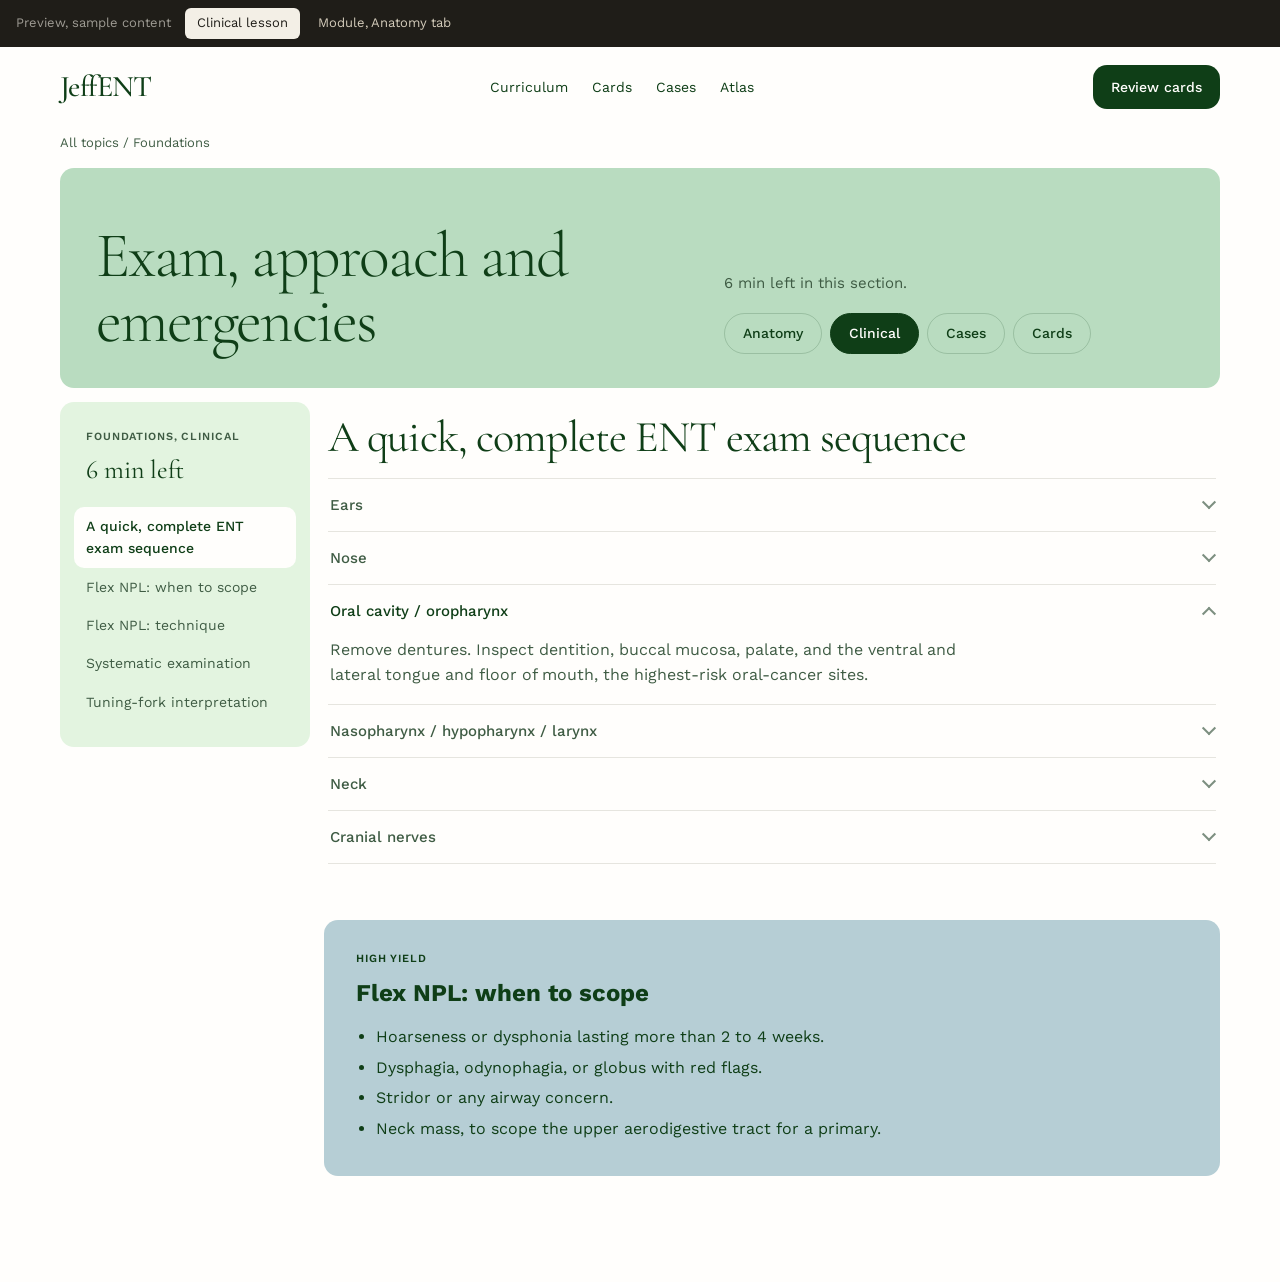
<file: docs/design-preview-v6.html>
<!doctype html>
<html lang="en">
<head>
<meta charset="utf-8">
<meta name="viewport" content="width=device-width,initial-scale=1">
<title>Lesson and module preview</title>
<link rel="stylesheet" href="https://fonts.googleapis.com/css2?family=Cormorant+Garamond:wght@300;400;500;600&family=Work+Sans:wght@300;400;500;600&display=swap">
<style>
:root{
  --cream:#fffefc; --ink:#0f3e17; --soft:#3f5c44; --faint:#7d8f80; --line:#e6e5df;
  --lime:#e3f4e0; --mint:#d3e8d7; --sage:#b9dcc0; --slate:#b6ced5;
  --serif:"Cormorant Garamond",Georgia,serif; --sans:"Work Sans",system-ui,sans-serif; --ease:cubic-bezier(.22,1,.36,1); --r:14px;
}
*{box-sizing:border-box;margin:0}
body{background:var(--cream);color:var(--ink);font:400 16px/1.6 var(--sans);-webkit-font-smoothing:antialiased}
a{color:inherit;text-decoration:none}button{font:inherit;color:inherit;border:0;background:none;cursor:pointer}
.sw{position:sticky;top:0;z-index:30;background:#1f1d18;color:#f3efe6;display:flex;gap:6px;padding:8px 16px;font-size:13px;align-items:center}
.sw span{opacity:.6;margin-right:8px}.sw button{padding:5px 12px;border-radius:6px;color:#d4ccbb}
.sw button[aria-pressed=true]{background:#f3efe6;color:#1f1d18}
.view{display:none}.view.on{display:block}
.wrap{max-width:1200px;margin:0 auto;padding:0 20px 80px}
.bar{display:flex;align-items:center;justify-content:space-between;padding:16px 0}
.wm{font-family:var(--serif);font-size:30px;font-weight:500;letter-spacing:-.02em}
.nav{display:flex;gap:24px;font-size:14px}
.btn{background:var(--ink);color:var(--cream);border-radius:var(--r);padding:11px 18px;font-weight:500;font-size:14px}
.crumb{font-size:13px;color:var(--soft);margin:6px 0 14px}
.panel{border-radius:var(--r);padding:34px 36px}
.display{font-family:var(--serif);font-weight:300;letter-spacing:-.03em;line-height:1.02}
.tabs{display:flex;gap:8px;margin:18px 0 0;flex-wrap:wrap}
.tabs a{padding:8px 18px;border-radius:999px;font-size:14px;font-weight:500;color:var(--ink);border:1px solid rgba(15,62,23,.18)}
.tabs a.on{background:var(--ink);color:var(--cream);border-color:var(--ink)}
.rv{opacity:0;transform:translateY(22px);transition:opacity .9s var(--ease),transform .9s var(--ease);transition-delay:var(--d,0s)}.rv.in{opacity:1;transform:none}
@media(prefers-reduced-motion:reduce){.rv{opacity:1;transform:none;transition:none}}

/* ===== LESSON ===== */
.hero{background:var(--sage);display:grid;grid-template-columns:1.3fr 1fr;gap:30px;align-items:end;min-height:220px}
.hero h1{font-size:clamp(40px,5vw,64px)}
.hero p{color:var(--soft);font-size:15px}
.lay{display:grid;grid-template-columns:250px minmax(0,1fr);gap:14px;margin-top:14px;align-items:start}
.side{background:var(--lime);position:sticky;top:50px}
.side .lb{font-size:11px;letter-spacing:.08em;text-transform:uppercase;font-weight:600;color:var(--soft);margin-bottom:4px}
.side .tm{font-family:var(--serif);font-size:26px;font-weight:400;margin-bottom:16px}
.side a{display:block;padding:8px 12px;margin:0 -12px;border-radius:10px;font-size:14px;color:var(--soft)}
.side a.on{background:var(--cream);color:var(--ink);font-weight:500}
.main .blk{padding:34px 4px 30px;border-top:1px solid var(--line)}.main .blk:first-child{border-top:0;padding-top:12px}
.blk h2{font-family:var(--serif);font-weight:400;font-size:44px;line-height:1.05;letter-spacing:-.02em;margin-bottom:18px}
details{border-top:1px solid var(--line)}details:last-of-type{border-bottom:1px solid var(--line)}
summary{list-style:none;display:flex;justify-content:space-between;align-items:center;padding:14px 2px;cursor:pointer;font-size:15px;font-weight:500;color:var(--soft)}
summary::-webkit-details-marker{display:none}
summary::after{content:"";width:8px;height:8px;border-right:2px solid var(--faint);border-bottom:2px solid var(--faint);transform:rotate(45deg) translate(-2px,-2px);transition:transform .25s var(--ease)}
details[open] summary{color:var(--ink)}details[open] summary::after{transform:rotate(-135deg) translate(-2px,-2px)}
details p{color:var(--soft);padding:0 2px 16px;max-width:640px}
.pearl{background:var(--slate);border-radius:var(--r);padding:30px 32px;margin:26px 0}
.pearl .lb{font-size:11px;letter-spacing:.08em;text-transform:uppercase;font-weight:600;margin-bottom:6px}
.pearl h2{margin-bottom:12px}
.pearl ul{padding-left:20px;color:var(--ink)}.pearl li{margin:5px 0}

/* ===== MODULE ===== */
.mhero{background:var(--mint);display:grid;grid-template-columns:1fr auto;gap:24px;align-items:end}
.mhero h1{font-size:clamp(40px,5vw,64px)}
.stats{display:flex;gap:34px}.stats b{display:block;font-family:var(--serif);font-weight:300;font-size:46px;line-height:1;letter-spacing:-.02em}
.stats span{font-size:12px;color:var(--soft)}
.fig{background:var(--slate);margin-top:14px;display:grid;place-items:center;padding:30px}
.fig .img{width:min(560px,100%);aspect-ratio:16/9;border-radius:10px;background:radial-gradient(circle at 50% 40%,#2a3a3d,#121a1c);display:grid;place-items:center;color:#8da0a3;font-size:13px}
.fig .cap{margin-top:12px;font-size:13px;color:var(--ink)}
.sech{margin:56px 0 16px}.sech h2{font-family:var(--serif);font-weight:300;font-size:clamp(34px,4vw,52px);letter-spacing:-.03em;line-height:1.05}
.regs{display:grid;gap:12px}
.reg{border-radius:var(--r);padding:26px 28px;display:grid;grid-template-columns:200px 1fr 1fr;gap:26px;align-items:start;transition:transform .4s var(--ease)}
.reg:hover{transform:translateY(-3px)}
.reg h3{font-family:var(--serif);font-weight:500;font-size:32px;line-height:1.05}
.reg .k{font-size:11px;letter-spacing:.08em;text-transform:uppercase;font-weight:600;color:var(--soft);margin-bottom:4px}
.reg p{font-size:14.5px;color:var(--ink)}
.g1{background:var(--sage)}.g2{background:var(--mint)}.g3{background:var(--slate)}.g4{background:var(--lime)}.g5{background:#d6e3d0}
@media(max-width:900px){.hero,.mhero,.reg{grid-template-columns:1fr}.lay{grid-template-columns:1fr}.side{position:static}.nav{display:none}}
</style>
</head>
<body>
<div class="sw"><span>Preview, sample content</span>
  <button id="b1" aria-pressed="true" onclick="go('lesson')">Clinical lesson</button>
  <button id="b2" aria-pressed="false" onclick="go('mod')">Module, Anatomy tab</button>
</div>

<!-- LESSON -->
<div class="view on" id="lesson"><div class="wrap">
  <div class="bar"><div class="wm">JeffENT</div><div class="nav"><a href="#">Curriculum</a><a href="#">Cards</a><a href="#">Cases</a><a href="#">Atlas</a></div><a class="btn" href="#">Review cards</a></div>
  <div class="crumb">All topics / Foundations</div>
  <section class="panel hero rv">
    <div><h1 class="display">Exam, approach and emergencies</h1></div>
    <div><p>6 min left in this section.</p>
      <div class="tabs"><a href="#">Anatomy</a><a class="on" href="#">Clinical</a><a href="#">Cases</a><a href="#">Cards</a></div></div>
  </section>
  <div class="lay">
    <aside class="panel side rv" style="--d:.08s;padding:26px 26px">
      <div class="lb">Foundations, clinical</div><div class="tm">6 min left</div>
      <a class="on" href="#">A quick, complete ENT exam sequence</a><a href="#">Flex NPL: when to scope</a><a href="#">Flex NPL: technique</a><a href="#">Systematic examination</a><a href="#">Tuning-fork interpretation</a>
    </aside>
    <main class="main">
      <section class="blk rv">
        <h2>A quick, complete ENT exam sequence</h2>
        <details><summary>Ears</summary><p>Inspect the pinna and periauricular area. Perform otoscopy of both canals and TMs using the largest comfortable speculum, bracing the hand on the cheek.</p></details>
        <details><summary>Nose</summary><p>Anterior rhinoscopy with a speculum visualizes only the anterior third: septum, turbinates, mucosa, discharge, and polyps.</p></details>
        <details open><summary>Oral cavity / oropharynx</summary><p>Remove dentures. Inspect dentition, buccal mucosa, palate, and the ventral and lateral tongue and floor of mouth, the highest-risk oral-cancer sites.</p></details>
        <details><summary>Nasopharynx / hypopharynx / larynx</summary><p>These subsites cannot be seen on routine exam and require flexible laryngoscopy.</p></details>
        <details><summary>Neck</summary><p>Systematic palpation of nodal levels I to VI, thyroid, and the parotid and submandibular glands.</p></details>
        <details><summary>Cranial nerves</summary><p>An itemized screen with left-right comparison. Emphasize CN VII in otologic disease and CN X in voice complaints.</p></details>
      </section>
      <section class="pearl rv"><div class="lb">High yield</div><h2>Flex NPL: when to scope</h2>
        <ul><li>Hoarseness or dysphonia lasting more than 2 to 4 weeks.</li><li>Dysphagia, odynophagia, or globus with red flags.</li><li>Stridor or any airway concern.</li><li>Neck mass, to scope the upper aerodigestive tract for a primary.</li></ul></section>
    </main>
  </div>
</div></div>

<!-- MODULE -->
<div class="view" id="mod"><div class="wrap">
  <div class="bar"><div class="wm">JeffENT</div><div class="nav"><a href="#">Curriculum</a><a href="#">Cards</a><a href="#">Cases</a><a href="#">Atlas</a></div><a class="btn" href="#">Review cards</a></div>
  <div class="crumb">All topics / Foundations</div>
  <section class="panel mhero rv">
    <div><h1 class="display">Foundations</h1><div class="tabs"><a class="on" href="#">Anatomy</a><a href="#">Clinical</a><a href="#">Cases</a><a href="#">Cards</a></div></div>
    <div class="stats"><div><b>72</b><span>cards</span></div><div><b>15</b><span>cases</span></div><div><b>6</b><span>of 14 learned</span></div></div>
  </section>
  <section class="panel fig rv" style="--d:.08s"><div class="img">Figure placeholder, double-click to pop out</div><div class="cap">Fig. 1 The five ENT regions.</div></section>
  <div class="sech rv"><h2>The ENT regions at a glance</h2></div>
  <div class="regs">
    <article class="reg g1 rv"><div><div class="k">Region</div><h3>Ear</h3></div><div><div class="k">Key structures</div><p>Auricle and external auditory canal; tympanic membrane; ossicles; Eustachian tube; cochlea and vestibule.</p></div><div><div class="k">High-yield pathologies</div><p>Otitis media and externa, cholesteatoma, hearing loss, vestibular disorders.</p></div></article>
    <article class="reg g2 rv" style="--d:.06s"><div><div class="k">Region</div><h3>Nose and sinuses</h3></div><div><div class="k">Key structures</div><p>Septum; turbinates and meatuses; frontal, ethmoid, maxillary and sphenoid sinuses.</p></div><div><div class="k">High-yield pathologies</div><p>Rhinosinusitis, epistaxis, septal deviation, nasal polyps.</p></div></article>
    <article class="reg g3 rv" style="--d:.12s"><div><div class="k">Region</div><h3>Oral cavity and pharynx</h3></div><div><div class="k">Key structures</div><p>Tongue and floor of mouth; tonsils; palate; nasopharynx, oropharynx and hypopharynx.</p></div><div><div class="k">High-yield pathologies</div><p>Tonsillitis, peritonsillar abscess, oral and oropharyngeal cancer.</p></div></article>
    <article class="reg g4 rv" style="--d:.18s"><div><div class="k">Region</div><h3>Larynx</h3></div><div><div class="k">Key structures</div><p>Epiglottis; thyroid and cricoid cartilages; vocal folds; recurrent laryngeal nerve.</p></div><div><div class="k">High-yield pathologies</div><p>Laryngitis, vocal fold paralysis, laryngeal cancer, airway obstruction.</p></div></article>
    <article class="reg g5 rv" style="--d:.24s"><div><div class="k">Region</div><h3>Neck</h3></div><div><div class="k">Key structures</div><p>Anterior and posterior triangles; nodal levels I to VII; thyroid, parotid and submandibular glands.</p></div><div><div class="k">High-yield pathologies</div><p>Malignant neck mass, thyroid nodule, deep neck infection.</p></div></article>
  </div>
</div></div>

<script>
function go(id){['lesson','mod'].forEach(function(k){document.getElementById(k).classList.toggle('on',k===id)});
  document.getElementById('b1').setAttribute('aria-pressed',id==='lesson');document.getElementById('b2').setAttribute('aria-pressed',id==='mod');scrollTo(0,0);watch()}
var io=new IntersectionObserver(function(es){es.forEach(function(e){if(e.isIntersecting){e.target.classList.add('in');io.unobserve(e.target)}})},{threshold:.12});
function watch(){document.querySelectorAll('.view.on .rv:not(.in)').forEach(function(e){io.observe(e)})}watch();
</script>
</body>
</html>
</file>
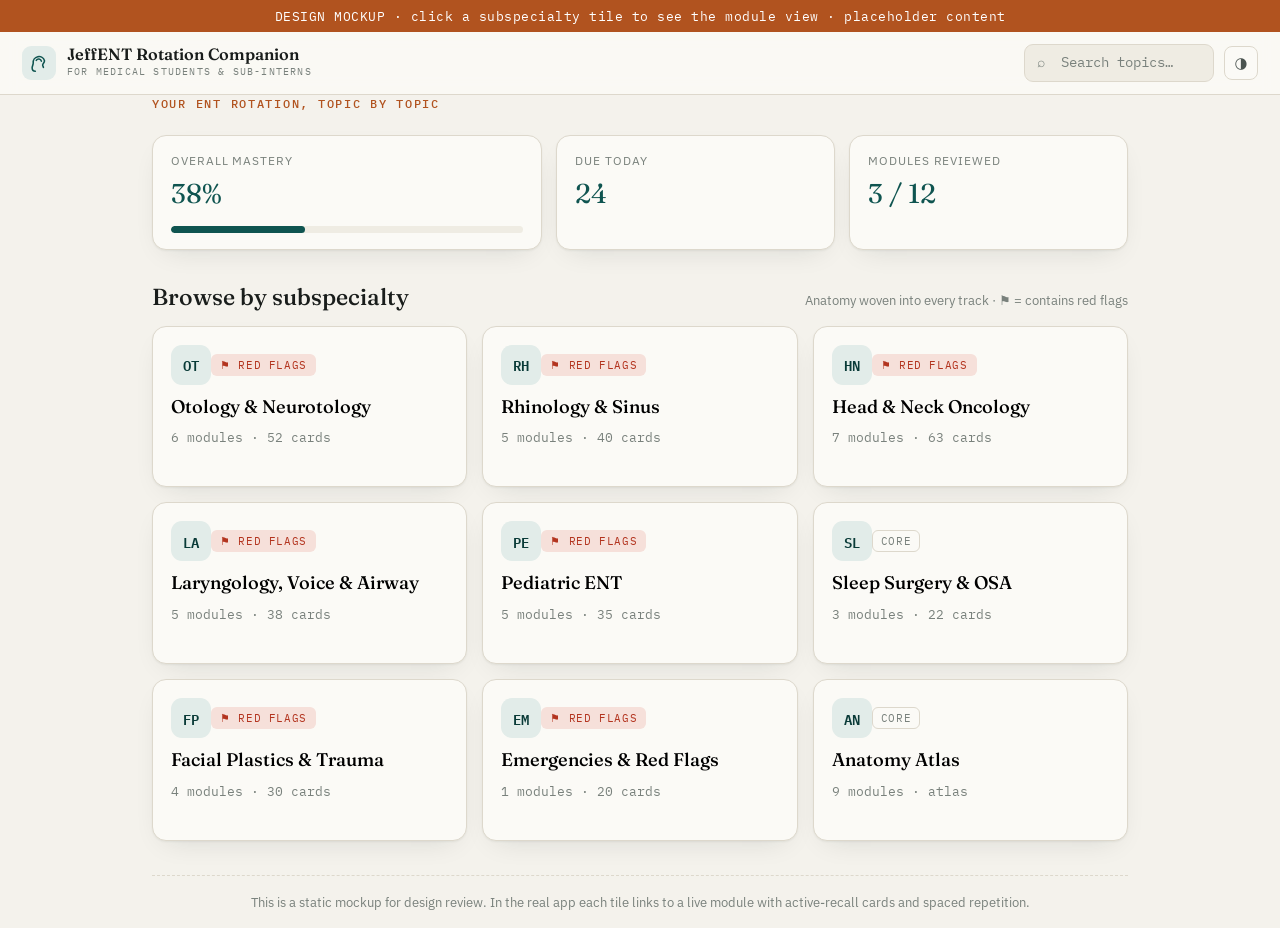
<file: docs/ui-mockup.html>
<!doctype html>
<html lang="en">
<head>
<meta charset="utf-8">
<meta name="viewport" content="width=device-width, initial-scale=1">
<title>UI Mockup — JeffENT Rotation Companion</title>
<link rel="preconnect" href="https://fonts.googleapis.com">
<link rel="preconnect" href="https://fonts.gstatic.com" crossorigin>
<link rel="stylesheet" href="https://fonts.googleapis.com/css2?family=Fraunces:opsz,wght@9..144,400;9..144,500;9..144,600&family=IBM+Plex+Sans:wght@400;500;600&family=IBM+Plex+Mono:wght@400;500&display=swap">
<style>
:root{
  --ground:#f4f2ec;--surface:#fbfaf6;--surface-2:#efece3;--ink:#191d1b;--ink-soft:#4a534f;--ink-faint:#79817c;
  --line:#ddd8cc;--line-soft:#e8e3d8;--primary:#0f5450;--primary-deep:#0a3b38;--primary-tint:#e2ece9;
  --accent:#b1531f;--accent-tint:#f2e2d5;--flag:#b3341f;--flag-tint:#f6e0da;--good:#2f7d55;
  --shadow:0 1px 2px rgba(20,30,28,.05),0 10px 28px -14px rgba(20,30,28,.16);--radius:14px;
}
@media (prefers-color-scheme:dark){:root:not([data-theme="light"]){
  --ground:#101413;--surface:#171d1b;--surface-2:#1f2624;--ink:#e9ebe7;--ink-soft:#b1b9b4;--ink-faint:#7f8883;
  --line:#2b3331;--line-soft:#232b29;--primary:#4fb8b0;--primary-deep:#7fd0c9;--primary-tint:#16302d;
  --accent:#dd8a53;--accent-tint:#33231a;--flag:#e8735c;--flag-tint:#3a201b;--good:#6fbf8c;
  --shadow:0 1px 2px rgba(0,0,0,.3),0 12px 32px -16px rgba(0,0,0,.6);}}
:root[data-theme="dark"]{
  --ground:#101413;--surface:#171d1b;--surface-2:#1f2624;--ink:#e9ebe7;--ink-soft:#b1b9b4;--ink-faint:#7f8883;
  --line:#2b3331;--line-soft:#232b29;--primary:#4fb8b0;--primary-deep:#7fd0c9;--primary-tint:#16302d;
  --accent:#dd8a53;--accent-tint:#33231a;--flag:#e8735c;--flag-tint:#3a201b;--good:#6fbf8c;
  --shadow:0 1px 2px rgba(0,0,0,.3),0 12px 32px -16px rgba(0,0,0,.6);}
*{box-sizing:border-box}
body{margin:0;background:var(--ground);color:var(--ink);font-family:"IBM Plex Sans",system-ui,sans-serif;font-size:16px;line-height:1.6;-webkit-font-smoothing:antialiased}
.wrap{max-width:1020px;margin:0 auto;padding:0 22px}
.mono{font-family:"IBM Plex Mono",monospace}
h1,h2,h3{font-family:"Fraunces",Georgia,serif;font-weight:500;line-height:1.14;margin:0;text-wrap:balance}
button{font-family:inherit;cursor:pointer}
.eyebrow{font-family:"IBM Plex Mono",monospace;font-size:11.5px;letter-spacing:.15em;text-transform:uppercase;color:var(--accent);font-weight:500}

/* topbar */
.topbar{position:sticky;top:0;z-index:10;display:flex;align-items:center;justify-content:space-between;gap:16px;padding:12px 22px;background:color-mix(in srgb,var(--surface) 90%,transparent);backdrop-filter:blur(8px);border-bottom:1px solid var(--line)}
.brand{display:flex;align-items:center;gap:11px}
.mark{color:var(--primary);display:grid;place-items:center;width:34px;height:34px;background:var(--primary-tint);border-radius:9px}
.brand-name{font-family:"Fraunces",serif;font-weight:600;font-size:1.02rem;line-height:1.1}
.brand-sub{font-size:10px;letter-spacing:.12em;text-transform:uppercase;color:var(--ink-faint)}
.tb-right{display:flex;align-items:center;gap:10px}
.search{display:flex;align-items:center;gap:8px;background:var(--surface-2);border:1px solid var(--line);border-radius:9px;padding:7px 12px;color:var(--ink-faint);font-size:13.5px;min-width:190px}
.icon-btn{border:1px solid var(--line);background:var(--surface);color:var(--ink-soft);width:34px;height:34px;border-radius:8px;font-size:15px}

/* screens */
.screen{display:none;animation:fade .3s ease}
.screen.active{display:block}
@keyframes fade{from{opacity:0;transform:translateY(6px)}to{opacity:1;transform:none}}
main{padding:30px 0 70px}

/* progress strip */
.progress-strip{display:grid;grid-template-columns:1.4fr 1fr 1fr;gap:14px;margin:22px 0 8px}
@media(max-width:640px){.progress-strip{grid-template-columns:1fr}}
.pcard{background:var(--surface);border:1px solid var(--line);border-radius:var(--radius);padding:16px 18px;box-shadow:var(--shadow)}
.pcard .lbl{font-size:11.5px;text-transform:uppercase;letter-spacing:.08em;color:var(--ink-faint)}
.pcard .big{font-family:"Fraunces",serif;font-size:1.7rem;color:var(--primary);font-variant-numeric:tabular-nums;margin-top:2px}
.bar{height:7px;background:var(--surface-2);border-radius:99px;overflow:hidden;margin-top:10px}
.bar>i{display:block;height:100%;background:var(--primary);border-radius:99px}

.section-head{display:flex;align-items:baseline;justify-content:space-between;margin:34px 0 14px;gap:12px;flex-wrap:wrap}
.section-head h2{font-size:1.45rem}
.section-head .hint{font-size:13px;color:var(--ink-faint)}

/* subspecialty grid */
.grid{display:grid;grid-template-columns:repeat(3,1fr);gap:15px}
@media(max-width:820px){.grid{grid-template-columns:repeat(2,1fr)}}
@media(max-width:520px){.grid{grid-template-columns:1fr}}
.tile{text-align:left;background:var(--surface);border:1px solid var(--line);border-radius:var(--radius);padding:18px;box-shadow:var(--shadow);transition:transform .16s ease,border-color .16s ease;display:flex;flex-direction:column;gap:12px}
.tile:hover{transform:translateY(-3px);border-color:var(--primary)}
.tile-top{display:flex;align-items:center;justify-content:space-between}
.mono-badge{width:40px;height:40px;border-radius:11px;display:grid;place-items:center;font-family:"IBM Plex Mono",monospace;font-weight:600;font-size:14px;background:var(--primary-tint);color:var(--primary-deep)}
.chip{font-family:"IBM Plex Mono",monospace;font-size:10.5px;letter-spacing:.06em;text-transform:uppercase;padding:3px 8px;border-radius:6px;border:1px solid var(--line);color:var(--ink-faint)}
.chip.flag{background:var(--flag-tint);color:var(--flag);border-color:transparent}
.tile h3{font-size:1.14rem}
.tile .meta{font-size:12.5px;color:var(--ink-faint);font-family:"IBM Plex Mono",monospace}
.tile .bar{margin-top:4px}

/* module view */
.crumb{background:none;border:0;color:var(--primary);font-size:14px;padding:0;margin-bottom:14px;font-weight:500}
.mod-head{display:flex;justify-content:space-between;align-items:flex-start;gap:18px;flex-wrap:wrap}
.mod-head h1{font-size:clamp(1.7rem,4vw,2.3rem);letter-spacing:-.01em}
.mod-head .sub{color:var(--ink-soft);margin-top:8px;max-width:52ch}
.status-chip{font-family:"IBM Plex Mono",monospace;font-size:11px;padding:5px 11px;border-radius:999px;background:var(--accent-tint);color:var(--accent);white-space:nowrap}

.tabs{display:flex;gap:4px;border-bottom:1px solid var(--line);margin:26px 0 24px;overflow-x:auto}
.tab{border:0;background:none;padding:11px 16px;font-size:15px;font-weight:500;color:var(--ink-soft);border-bottom:2px solid transparent;white-space:nowrap}
.tab[aria-selected="true"]{color:var(--primary-deep);border-bottom-color:var(--primary)}
.tabpane{display:none}
.tabpane.active{display:block;animation:fade .25s ease}

.two-col{display:grid;grid-template-columns:1.15fr .85fr;gap:24px;align-items:start}
@media(max-width:760px){.two-col{grid-template-columns:1fr}}
.panel{background:var(--surface);border:1px solid var(--line);border-radius:var(--radius);padding:20px 22px;box-shadow:var(--shadow)}
.panel h3{font-size:1.12rem;margin-bottom:8px}
.panel p,.panel li{color:var(--ink-soft);font-size:15px}
.panel ul{padding-left:1.15em;margin:.4em 0}
.panel li{margin:.28em 0}
.panel strong{color:var(--ink)}
.diagram-box{background:var(--surface-2);border:1px dashed var(--line);border-radius:12px;padding:10px;display:grid;place-items:center}
.diagram-box svg{width:100%;height:auto;max-width:280px}
.mini-list{list-style:none;padding:0;margin:12px 0 0;font-size:14px}
.mini-list li{display:flex;justify-content:space-between;padding:8px 0;border-bottom:1px solid var(--line-soft);color:var(--ink-soft)}
.mini-list li button{border:1px solid var(--line);background:var(--surface);border-radius:6px;width:24px;height:24px;color:var(--primary);font-weight:600}

.flag-row{display:grid;grid-template-columns:auto 1fr;gap:12px;align-items:start;padding:11px 0;border-bottom:1px solid var(--line-soft)}
.flag-row:last-child{border:0}
.flag-row .fx{color:var(--flag)}
.flag-row b{color:var(--ink)}
.flag-row span.t{color:var(--ink-soft);font-size:14.5px}

.study-cta{display:flex;align-items:center;justify-content:space-between;gap:16px;background:var(--primary-tint);border:1px solid transparent;border-radius:var(--radius);padding:20px 22px;flex-wrap:wrap}
.study-cta .n{font-family:"Fraunces",serif;font-size:1.4rem;color:var(--primary-deep)}
.btn{border:1px solid var(--primary);background:var(--primary);color:#fff;padding:11px 20px;border-radius:10px;font-weight:600;font-size:15px}
:root[data-theme="dark"] .btn,:root:not([data-theme="light"]) .btn{color:#06211f}
@media(prefers-color-scheme:light){:root:not([data-theme="dark"]) .btn{color:#fff}}
.case{border:1px solid var(--line-soft);border-radius:11px;padding:16px 18px;margin-top:12px}
.case .stem{font-size:15px}.case .stem b{color:var(--ink)}
.case .teach{margin-top:10px;padding:10px 12px;background:var(--primary-tint);border-radius:8px;color:var(--primary-deep);font-size:13.5px}

.note{font-size:12.5px;color:var(--ink-faint);text-align:center;padding:16px;border-top:1px dashed var(--line);margin-top:34px}
:focus-visible{outline:2px solid var(--primary);outline-offset:2px;border-radius:4px}
.mock-banner{background:var(--accent);color:#fff;text-align:center;font-size:12.5px;padding:6px;font-family:"IBM Plex Mono",monospace;letter-spacing:.04em}
</style>
</head>
<body>
<div class="mock-banner">DESIGN MOCKUP · click a subspecialty tile to see the module view · placeholder content</div>
<header class="topbar">
  <div class="brand">
    <span class="mark"><svg viewBox="0 0 24 24" width="22" height="22" fill="none" stroke="currentColor" stroke-width="1.7" stroke-linecap="round" stroke-linejoin="round"><path d="M8 21c-2.2 0-3.5-1.6-3.5-3.7 0-2 1.2-3 1.2-5.3A6.3 6.3 0 0 1 18 9.5c0 2.3-2 3-2 4.7 0 1.1.8 1.6.8 2.6"></path><path d="M9 9.2A3 3 0 0 1 14.6 10"></path></svg></span>
    <div><div class="brand-name">JeffENT Rotation Companion</div><div class="brand-sub mono">for medical students & sub-interns</div></div>
  </div>
  <div class="tb-right">
    <div class="search mono">⌕ &nbsp;Search topics…</div>
    <button class="icon-btn" id="themeToggle" title="Toggle theme">◑</button>
  </div>
</header>

<!-- ============ HOME ============ -->
<section class="screen active" id="home">
<main class="wrap">
  <div class="eyebrow">Your ENT rotation, topic by topic</div>
  <div class="progress-strip">
    <div class="pcard"><div class="lbl">Overall mastery</div><div class="big">38%</div><div class="bar"><i style="width:38%"></i></div></div>
    <div class="pcard"><div class="lbl">Due today</div><div class="big">24</div></div>
    <div class="pcard"><div class="lbl">Modules reviewed</div><div class="big">3 / 12</div></div>
  </div>

  <div class="section-head"><h2>Browse by subspecialty</h2><span class="hint">Anatomy woven into every track · ⚑ = contains red flags</span></div>
  <div class="grid" id="tiles"></div>

  <div class="note">This is a static mockup for design review. In the real app each tile links to a live module with active-recall cards and spaced repetition.</div>
</main>
</section>

<!-- ============ MODULE ============ -->
<section class="screen" id="module">
<main class="wrap">
  <button class="crumb" onclick="go('home')">← All topics</button>
  <div class="mod-head">
    <div>
      <div class="eyebrow">Otology &amp; Neurotology</div>
      <h1>The ear — anatomy to the clinic</h1>
      <p class="sub">External, middle, and inner ear; hearing loss, otitis, and the vertigo syndromes. Tagged for day-1 rotators and sub-I depth.</p>
    </div>
    <div class="status-chip">DRAFT · pending review</div>
  </div>

  <div class="tabs" role="tablist">
    <button class="tab" role="tab" aria-selected="true" data-tab="anatomy">Anatomy</button>
    <button class="tab" role="tab" aria-selected="false" data-tab="clinical">Clinical</button>
    <button class="tab" role="tab" aria-selected="false" data-tab="cases">Cases</button>
    <button class="tab" role="tab" aria-selected="false" data-tab="cards">Cards</button>
  </div>

  <!-- Anatomy -->
  <div class="tabpane active" id="pane-anatomy">
    <div class="two-col">
      <div class="panel">
        <h3>Middle ear &amp; tympanic membrane</h3>
        <p>Start at the surface you actually see on otoscopy, then build inward to the ossicles and the facial nerve's course.</p>
        <ul>
          <li><strong>TM landmarks:</strong> cone of light, umbo, malleus handle, pars tensa/flaccida.</li>
          <li><strong>Ossicles:</strong> malleus → incus → stapes → oval window.</li>
          <li><strong>CN VII</strong> runs through the temporal bone — weakness with ear disease is a red flag.</li>
        </ul>
      </div>
      <div class="panel">
        <h3>Label practice</h3>
        <div class="diagram-box">
          <svg viewBox="0 0 240 240" aria-label="tympanic membrane schematic">
            <ellipse cx="120" cy="122" rx="78" ry="96" fill="var(--surface)" stroke="var(--primary)" stroke-width="1.4" opacity=".6"/>
            <path d="M117 52 Q112 100 120 130" fill="none" stroke="var(--ink-soft)" stroke-width="2.4" stroke-linecap="round"/>
            <path d="M120 130 L150 172 L138 178 Z" fill="var(--accent)" opacity=".35"/>
            <circle cx="120" cy="130" r="3" fill="var(--ink)"/>
            <circle cx="117" cy="56" r="4" fill="var(--accent)"/>
            <circle cx="150" cy="172" r="4" fill="var(--accent)"/>
          </svg>
        </div>
        <ul class="mini-list">
          <li><span>Umbo</span><button>?</button></li>
          <li><span>Cone of light</span><button>?</button></li>
          <li><span>Malleus handle</span><button>?</button></li>
        </ul>
      </div>
    </div>
  </div>

  <!-- Clinical -->
  <div class="tabpane" id="pane-clinical">
    <div class="two-col">
      <div class="panel">
        <h3>Hearing loss — the fork in the road</h3>
        <p><strong>Conductive</strong> (cerumen, effusion, perforation, otosclerosis) vs <strong>sensorineural</strong> (presbycusis, noise, sudden SNHL, retrocochlear). Weber + Rinne localize it at the bedside.</p>
      </div>
      <div class="panel">
        <h3>⚑ Red flags in this module</h3>
        <div class="flag-row"><span class="fx">⚑</span><span class="t"><b>Sudden SNHL (&lt;72h)</b> — emergency: urgent audiogram, steroids, MRI.</span></div>
        <div class="flag-row"><span class="fx">⚑</span><span class="t"><b>Asymmetric SNHL / unilateral tinnitus</b> — MRI for vestibular schwannoma.</span></div>
        <div class="flag-row"><span class="fx">⚑</span><span class="t"><b>Facial weakness + ear disease</b> — urgent ENT.</span></div>
      </div>
    </div>
  </div>

  <!-- Cases -->
  <div class="tabpane" id="pane-cases">
    <div class="panel">
      <h3>Work the case</h3>
      <div class="case">
        <div class="stem">A <b>34-year-old</b> has one day of muffled hearing and new ringing on the right. No wax. <b>Weber lateralizes left; Rinne positive bilaterally.</b></div>
        <div class="teach"><strong>Teaching point:</strong> a sensorineural pattern = sudden SNHL, an emergency — not "just wax." Urgent audiogram + steroids.</div>
      </div>
    </div>
  </div>

  <!-- Cards -->
  <div class="tabpane" id="pane-cards">
    <div class="study-cta">
      <div><div class="n">18 cards · 6 due today</div><div style="color:var(--ink-soft);font-size:14px">Active recall with spaced repetition.</div></div>
      <button class="btn">Start studying →</button>
    </div>
  </div>

</main>
</section>

<script>
var TRACKS=[
 {ab:"OT",name:"Otology & Neurotology",mods:6,cards:52,pct:44,flag:true},
 {ab:"RH",name:"Rhinology & Sinus",mods:5,cards:40,pct:30,flag:true},
 {ab:"HN",name:"Head & Neck Oncology",mods:7,cards:63,pct:22,flag:true},
 {ab:"LA",name:"Laryngology, Voice & Airway",mods:5,cards:38,pct:18,flag:true},
 {ab:"PE",name:"Pediatric ENT",mods:5,cards:35,pct:12,flag:true},
 {ab:"SL",name:"Sleep Surgery & OSA",mods:3,cards:22,pct:0,flag:false},
 {ab:"FP",name:"Facial Plastics & Trauma",mods:4,cards:30,pct:0,flag:true},
 {ab:"EM",name:"Emergencies & Red Flags",mods:1,cards:20,pct:55,flag:true},
 {ab:"AN",name:"Anatomy Atlas",mods:9,cards:0,pct:20,flag:false}
];
var grid=document.getElementById('tiles');
TRACKS.forEach(function(t){
  var b=document.createElement('button');
  b.className='tile';
  b.innerHTML='<div class="tile-top"><span class="mono-badge">'+t.ab+'</span>'+
    (t.flag?'<span class="chip flag">⚑ red flags</span>':'<span class="chip">core</span>')+'</div>'+
    '<h3>'+t.name+'</h3>'+
    '<div class="meta">'+t.mods+' modules'+(t.cards?' · '+t.cards+' cards':' · atlas')+'</div>'+
    '<div class="bar"><i style="width:'+t.pct+'%"></i></div>';
  b.addEventListener('click',function(){go('module')});
  grid.appendChild(b);
});
function go(id){
  document.querySelectorAll('.screen').forEach(function(s){s.classList.remove('active')});
  document.getElementById(id).classList.add('active');
  window.scrollTo(0,0);
}
document.querySelectorAll('.tab').forEach(function(tab){
  tab.addEventListener('click',function(){
    document.querySelectorAll('.tab').forEach(function(t){t.setAttribute('aria-selected','false')});
    tab.setAttribute('aria-selected','true');
    document.querySelectorAll('.tabpane').forEach(function(p){p.classList.remove('active')});
    document.getElementById('pane-'+tab.dataset.tab).classList.add('active');
  });
});
document.getElementById('themeToggle').addEventListener('click',function(){
  var c=document.documentElement.getAttribute('data-theme');
  document.documentElement.setAttribute('data-theme', c==='dark'?'light':'dark');
});
</script>
</body>
</html>
</file>
